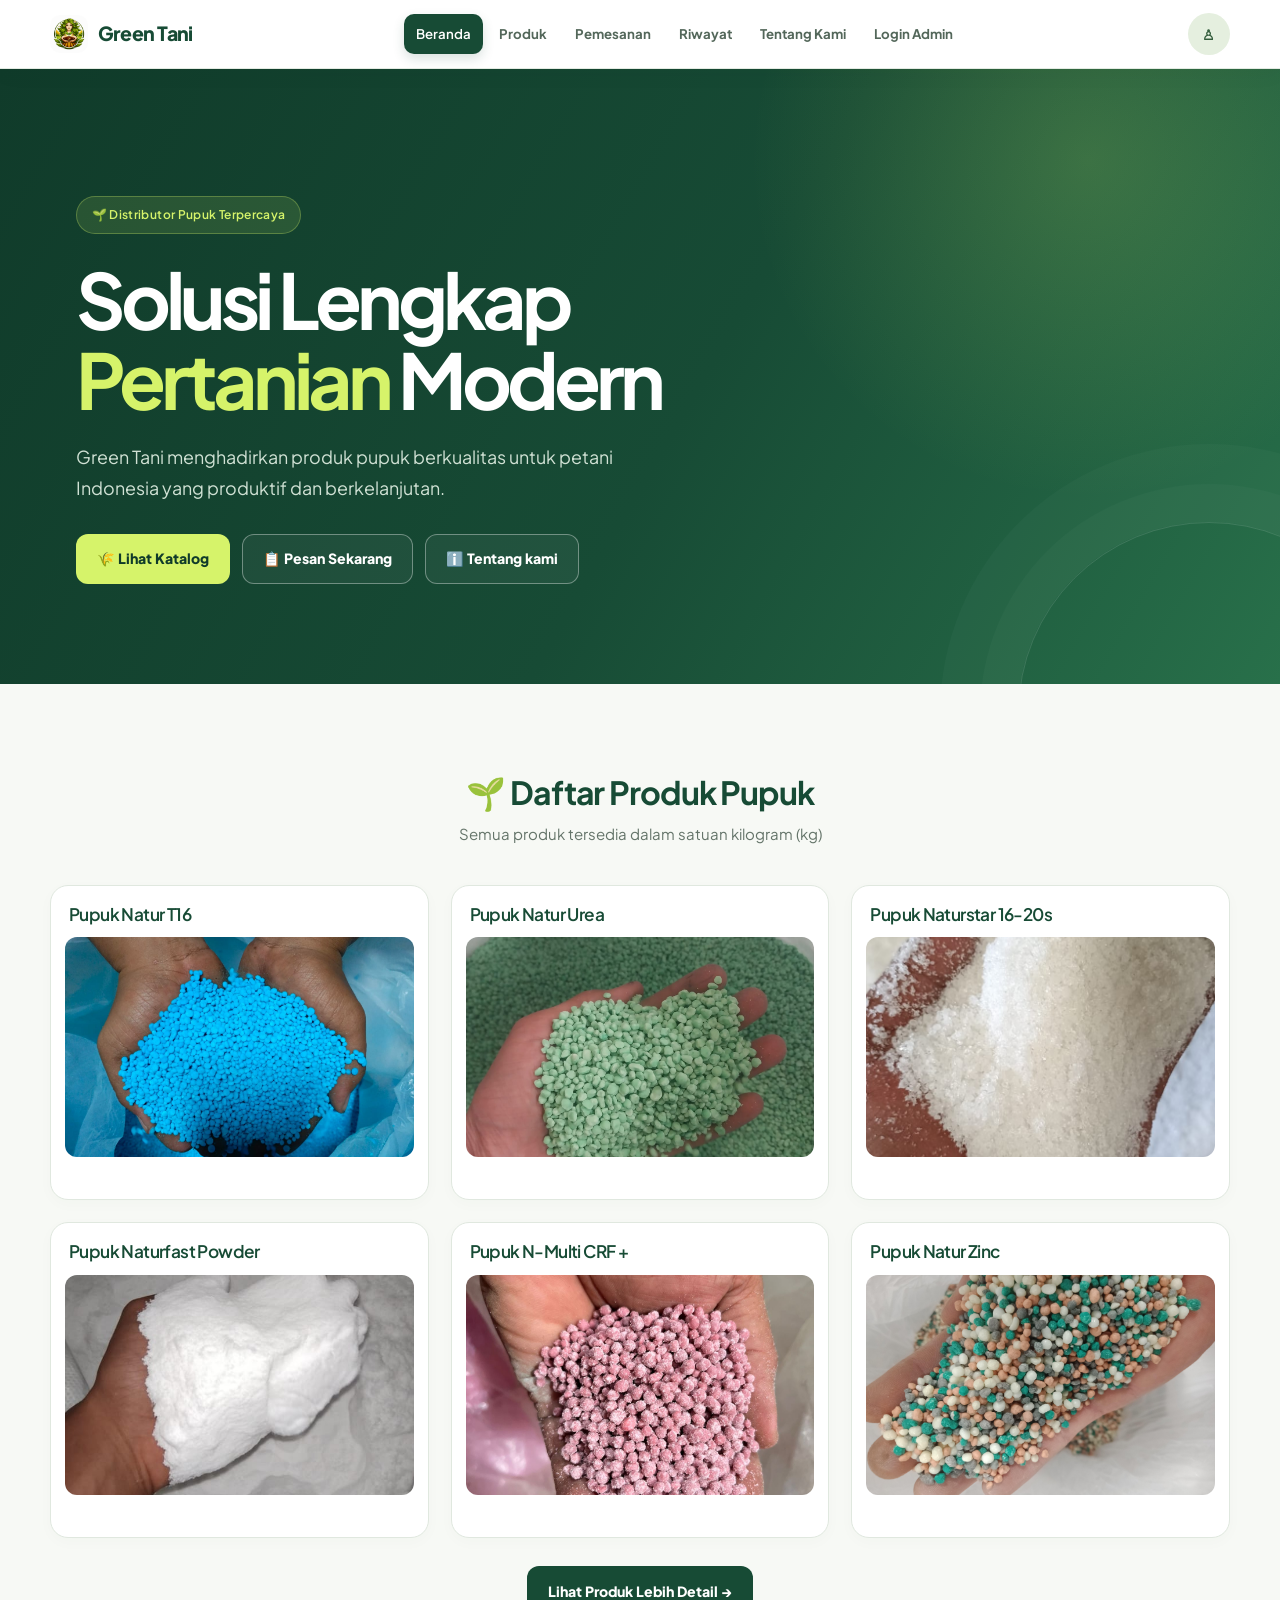
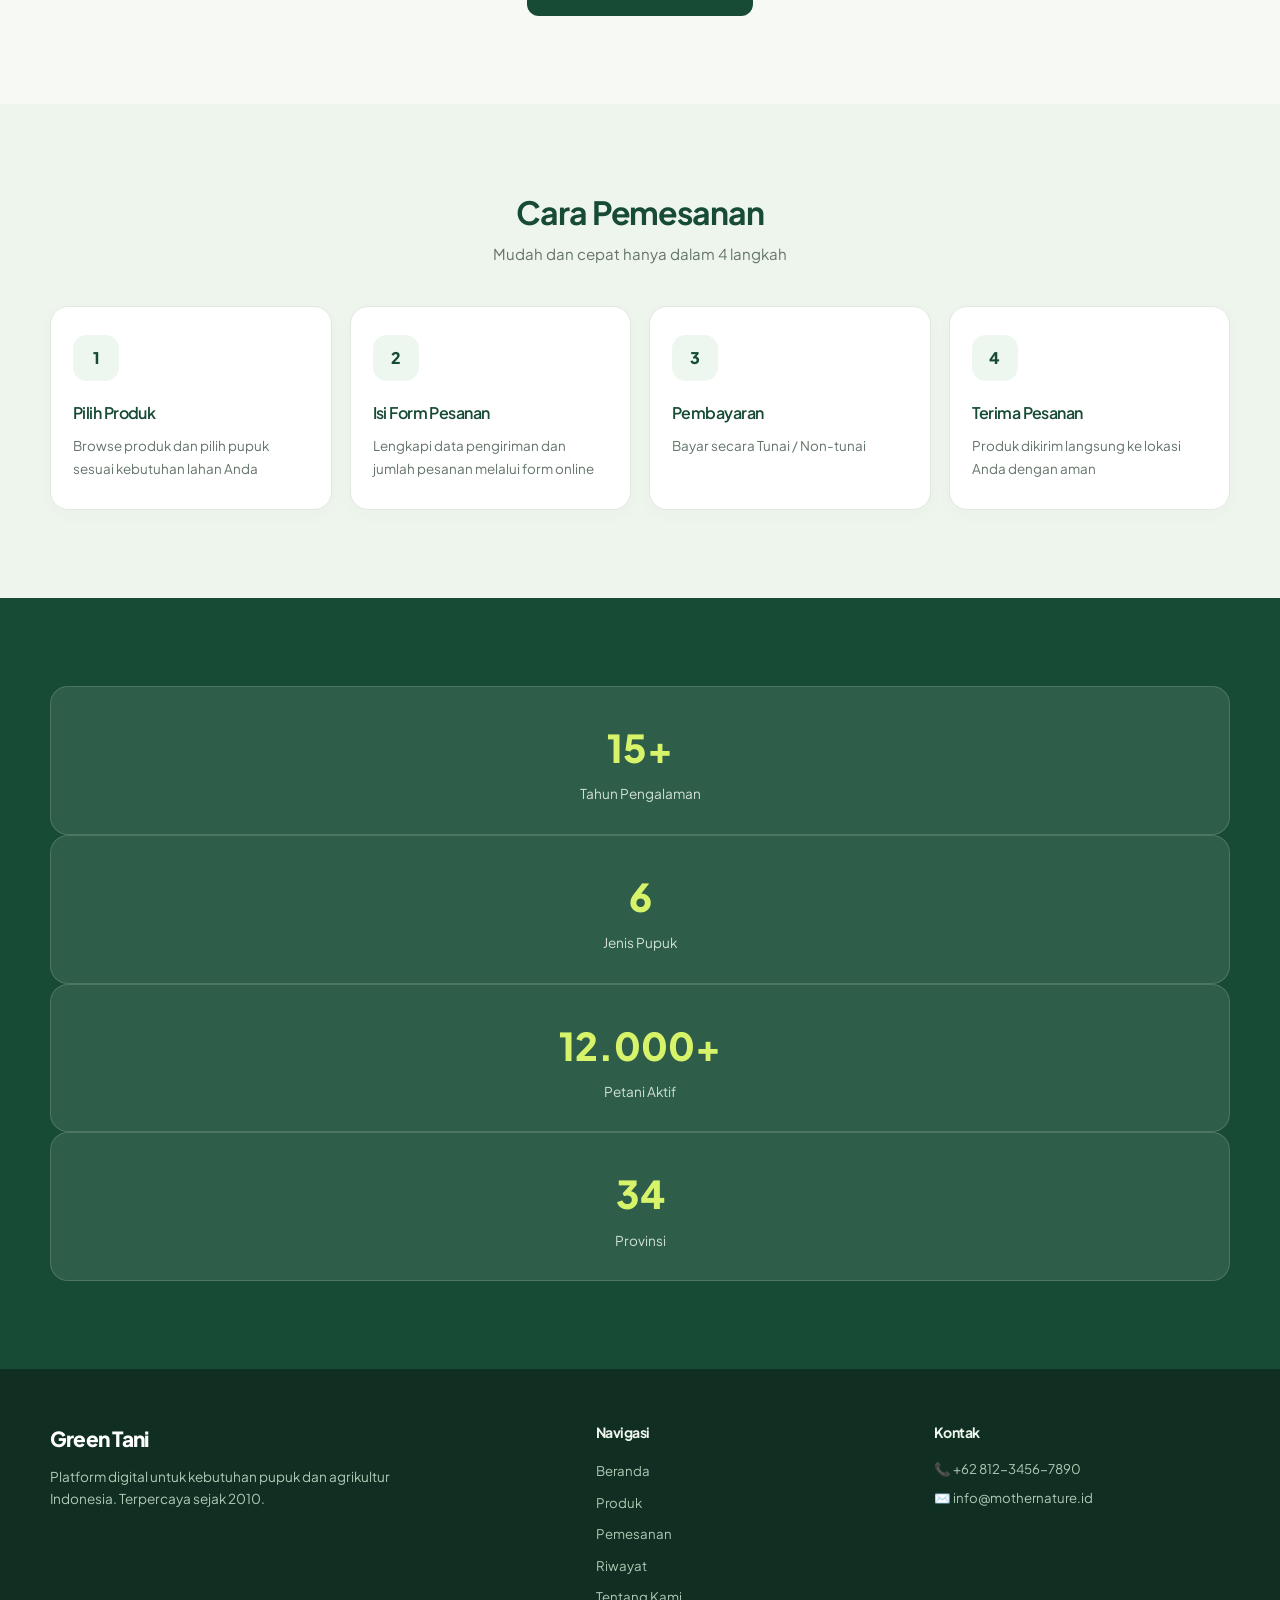
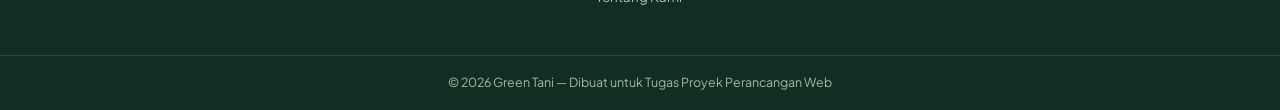
<file: code/index.html>
<!DOCTYPE html>
<html lang="id">
<head>
    <meta charset="UTF-8">
    <meta name="viewport" content="width=device-width, initial-scale=1.0">
    <title>Green Tani</title>

    <link rel="preconnect" href="https://fonts.googleapis.com">
    <link rel="preconnect" href="https://fonts.gstatic.com" crossorigin>
    <link href="https://fonts.googleapis.com/css2?family=Plus+Jakarta+Sans:wght@400;500;600;700;800&display=swap" rel="stylesheet">

    <link rel="stylesheet" href="../css/style.css">
</head>
<body>

    <!-- Navigasi utama -->
    <header class="navbar" id="navbar">
        <div class="container navbar-inner">
    
            <!-- LOGO -->
            <a href="index.html" class="logo">
                <div class="logo-leaf">
                    <img src="../Gambar/logo.png" alt="Logo Green Tani">
                </div>
                Green Tani
            </a>
    
            <!-- TOMBOL MENU MOBILE -->
            <button class="hamburger"
                aria-expanded="false" aria-controls="primary-navigation"
                aria-label="Menu">
                <span></span>
                <span></span>
                <span></span>
            </button>
    
            <!-- MENU NAVIGASI -->
            <nav>
                <ul class="nav-menu" id="primary-navigation">
                    <li><a href="index.html" class="active">Beranda</a></li>
                    <li><a href="produk.html">Produk</a></li>
                    <li><a href="pesan.html">Pemesanan</a></li>
                    <li><a href="riwayat.html">Riwayat</a></li>
                    <li><a href="tentang.html">Tentang Kami</a></li>
                    <li><a href="../admin/login.html">Login Admin</a></li>
                </ul>
            </nav>
    
            <!-- PROFIL CUSTOMER -->
            <div class="nav-account" id="navAccount">
                <button type="button"
                    class="account-trigger"
                    id="accountTrigger"
                    aria-expanded="false">
                    <span class="account-avatar" id="accountAvatar">♙</span>
                    <span class="account-name" id="accountName">Masuk</span>
                    <span class="account-chevron">⌄</span>
                </button>
    
                <div class="account-dropdown" id="accountDropdown" hidden>
                    <p class="account-greeting" id="accountGreeting">
                        Selamat datang!
                    </p>
    
                    <a href="login.html" id="accountLogin">Login</a>
                    <a href="register.html" id="accountRegister">Buat Akun</a>
    
                    <a href="riwayat.html" id="accountHistory" hidden>
                        Riwayat Pesanan
                    </a>
    
                    <button type="button" id="accountLogout" hidden>
                        Logout
                    </button>
                </div>
            </div>
    
        </div>
    </header>
    <main>

        <!-- HERO -->
        <section class="hero">
            <div class="container">
                <span class="hero-badge">🌱 Distributor Pupuk Terpercaya</span>
                <h1>Solusi Lengkap <span>Pertanian</span> Modern</h1>
                <p>Green Tani menghadirkan produk pupuk berkualitas untuk petani Indonesia yang produktif dan berkelanjutan.</p>

                <div class="hero-buttons">
                    <a href="produk.html" class="btn btn-primary">🌾 Lihat Katalog</a>
                    <a href="pesan.html" class="btn btn-outline">📋 Pesan Sekarang</a>
                    <a href="tentang.html" class="btn btn-outline">ℹ️ Tentang kami</a>
                </div>
            </div>
        </section>

        <!-- PRODUK UNGGULAN -->
        <section class="section">
            <div class="container">
                <div class="section-header">
                    <h2>🌱 Daftar Produk Pupuk</h2>
                    <p class="section-desc">Semua produk tersedia dalam satuan kilogram (kg)</p>
                </div>

                <div class="produk-grid">
                    <article class="produk-card">
                        <h3>Pupuk Natur T16</h3>
                        <img src="../Gambar/Pupuk_1.jpeg" width="300" height="200" alt="Pupuk Natur T16">
                    </article>

                    <article class="produk-card">
                        <h3>Pupuk Natur Urea</h3>
                        <img src="../Gambar/Pupuk_2.jpeg" width="300" height="200" alt="Pupuk Natur Urea">
                    </article>

                    <article class="produk-card">
                        <h3>Pupuk Naturstar 16-20s</h3>
                        <img src="../Gambar/Pupuk_3.jpeg" width="300" height="200" alt="Pupuk Naturstar 16-20s">
                    </article>

                    <article class="produk-card">
                        <h3>Pupuk Naturfast Powder</h3>
                        <img src="../Gambar/Pupuk_4.jpeg" width="300" height="200" alt="Pupuk Naturfast Powder">
                    </article>

                    <article class="produk-card">
                        <h3>Pupuk N-Multi CRF +</h3>
                        <img src="../Gambar/Pupuk_5.jpeg" width="300" height="200" alt="Pupuk N-Multi CRF Plus">
                    </article>

                    <article class="produk-card">
                        <h3>Pupuk Natur Zinc</h3>
                        <img src="../Gambar/Pupuk_6.jpeg" width="300" height="200" alt="Pupuk Natur Zinc">
                    </article>
                </div>
            </div>

            <p style="text-align: center; margin-top: 28px;">
                <a href="produk.html" class="btn btn-green">Lihat Produk Lebih Detail →</a>
            </p>
        </section>

        <!-- CARA PEMESANAN -->
        <section class="section section-alt">
            <div class="container">
                <div class="section-header">
                    <h2>Cara Pemesanan</h2>
                    <p class="section-desc">Mudah dan cepat hanya dalam 4 langkah</p>
                </div>

                <div class="steps-grid">
                    <div class="step">
                        <div class="step-number">1</div>
                        <h3>Pilih Produk</h3>
                        <p>Browse produk dan pilih pupuk sesuai kebutuhan lahan Anda</p>
                    </div>

                    <div class="step">
                        <div class="step-number">2</div>
                        <h3>Isi Form Pesanan</h3>
                        <p>Lengkapi data pengiriman dan jumlah pesanan melalui form online</p>
                    </div>

                    <div class="step">
                        <div class="step-number">3</div>
                        <h3>Pembayaran</h3>
                        <p>Bayar secara Tunai / Non-tunai</p>
                    </div>

                    <div class="step">
                        <div class="step-number">4</div>
                        <h3>Terima Pesanan</h3>
                        <p>Produk dikirim langsung ke lokasi Anda dengan aman</p>
                    </div>
                </div>
            </div>
        </section>

        <!-- STATISTIK -->
        <section class="section section-green">
            <div class="container">
                <div class="grid grid-cols-2 md:grid-cols-4 gap-4">

                    <div class="stat-box transition duration-300 ease-in-out hover:-translate-y-1 hover:shadow-lg">
                        <span class="stat-number">15+</span>
                        <span class="stat-label">Tahun Pengalaman</span>
                    </div>

                    <div class="stat-box transition duration-300 ease-in-out hover:-translate-y-1 hover:shadow-lg">
                        <span class="stat-number">6</span>
                        <span class="stat-label">Jenis Pupuk</span>
                    </div>

                    <div class="stat-box transition duration-300 ease-in-out hover:-translate-y-1 hover:shadow-lg">
                        <span class="stat-number">12.000+</span>
                        <span class="stat-label">Petani Aktif</span>
                    </div>

                    <div class="stat-box transition duration-300 ease-in-out hover:-translate-y-1 hover:shadow-lg">
                        <span class="stat-number">34</span>
                        <span class="stat-label">Provinsi</span>
                    </div>

                </div>
            </div>
        </section>

    </main>

    <!-- FOOTER -->
    <footer class="footer">
        <div class="container footer-inner">

            <div class="footer-brand">
                <a href="index.html" class="logo">
                    <div class="logo-leaf">Green Tani</div>
                </a>
                <p>Platform digital untuk kebutuhan pupuk dan agrikultur Indonesia. Terpercaya sejak 2010.</p>
            </div>

            <div class="footer-nav">
                <h4>Navigasi</h4>
                <ul>
                    <li><a href="index.html">Beranda</a></li>
                    <li><a href="produk.html">Produk</a></li>
                    <li><a href="pesan.html">Pemesanan</a></li>
                    <li><a href="riwayat.html">Riwayat</a></li>
                    <li><a href="tentang.html">Tentang Kami</a></li>
                </ul>
            </div>

            <div class="footer-nav">
                <h4>Kontak</h4>
                <p>📞 +62 812-3456-7890</p>
                <p>✉️ info@mothernature.id</p>
            </div>

        </div>

        <div class="footer-bottom">
            <div class="container">
                <p>&copy; 2026 Green Tani — Dibuat untuk Tugas Proyek Perancangan Web</p>
            </div>
        </div>
    </footer>

    <!-- JAVASCRIPT -->
    <script src="../js/script.js"></script>
    <script src="../js/profil.js"></script>

</body>
</html>
</file>
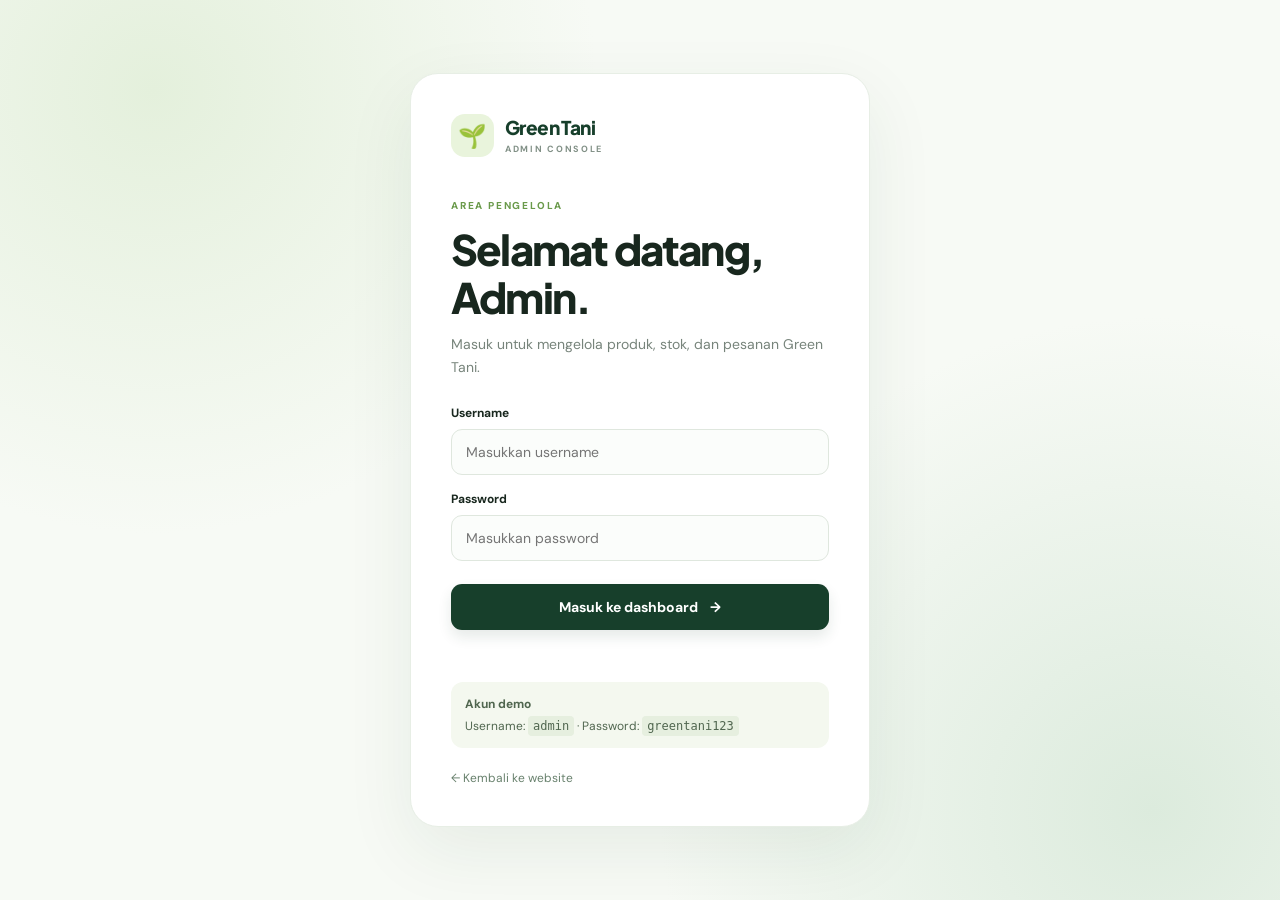
<file: admin/dashboard.html>
<!doctype html>
<html lang="id"><head><meta charset="utf-8"><meta name="viewport" content="width=device-width,initial-scale=1"><meta name="theme-color" content="#173f2b"><title>Dashboard Admin — Green Tani</title><link rel="stylesheet" href="admin.css"></head>
<body class="admin-body"><aside class="sidebar" id="sidebar"><a class="brand side-brand" href="dashboard.html"><span class="brand-mark">🌱</span><span>Green Tani<small>ADMIN CONSOLE</small></span></a><div class="side-label">WORKSPACE</div><button class="side-link active" data-view="overview"><span>▦</span> Ringkasan</button><button class="side-link" data-view="products"><span>▤</span> Manajemen produk</button><button class="side-link" data-view="stock"><span>↕</span> Manajemen stok</button><button class="side-link" data-view="orders"><span>♧</span> Pesanan <span class="nav-count" id="orderNavCount">0</span></button><div class="sidebar-bottom"><div class="admin-profile"><div class="avatar">A</div><div><strong>Administrator</strong><small>Pengelola Green Tani</small></div></div><button class="side-link logout" id="logoutBtn"><span>↪</span> Keluar</button><a class="back-link" href="../code/index.html">← Lihat website</a></div></aside>
<div class="main-shell"><header class="topbar"><button class="mobile-menu" id="mobileMenu" aria-label="Buka menu">☰</button><div><span class="top-eyebrow">GREEN TANI / ADMIN</span><h1 id="pageTitle">Ringkasan</h1></div><div class="top-actions"><span class="live-dot"></span><span>Mode demo</span><div class="top-avatar">A</div></div></header><main class="content">
<section class="view active" id="view-overview"><div class="welcome-banner"><div><span class="eyebrow light">PANEL PENGELOLA</span><h2>Selamat bekerja, Admin 👋</h2><p>Pantau inventaris dan jaga ketersediaan produk tetap terkendali.</p></div><div class="banner-icon">🌿</div></div><div class="stat-grid"><article class="stat-card"><div class="stat-top"><span>Total produk</span><span class="stat-icon green">▤</span></div><strong id="statProducts">0</strong><small>Jenis produk terdaftar</small></article><article class="stat-card"><div class="stat-top"><span>Stok menipis</span><span class="stat-icon amber">⚠</span></div><strong id="statLow">0</strong><small>Stok ≤ 20 kg/unit</small></article><article class="stat-card"><div class="stat-top"><span>Produk habis</span><span class="stat-icon red">○</span></div><strong id="statOut">0</strong><small>Perlu segera diisi ulang</small></article><article class="stat-card"><div class="stat-top"><span>Pesanan tersimpan</span><span class="stat-icon blue">♧</span></div><strong id="statOrders">0</strong><small>Data pesanan di browser ini</small></article></div><div class="dashboard-grid"><section class="panel"><div class="panel-heading"><div><h3>Stok perlu perhatian</h3><p>Produk dengan stok rendah atau habis</p></div><button class="text-button" data-go="stock">Kelola stok →</button></div><div id="attentionList" class="attention-list"></div></section><section class="panel quick-panel"><div class="panel-heading"><div><h3>Aksi cepat</h3><p>Yang sering dilakukan pengelola</p></div></div><button class="quick-action" data-action="add"><span class="quick-icon">＋</span><span><strong>Tambah produk baru</strong><small>Daftarkan produk pupuk</small></span><b>→</b></button><button class="quick-action" data-go="stock"><span class="quick-icon">↕</span><span><strong>Perbarui stok</strong><small>Catat barang masuk atau keluar</small></span><b>→</b></button><button class="quick-action" data-go="orders"><span class="quick-icon">♧</span><span><strong>Lihat pesanan</strong><small>Periksa status pesanan</small></span><b>→</b></button></section></div><section class="panel recent-panel"><div class="panel-heading"><div><h3>Produk terbaru</h3><p>Ringkasan katalog saat ini</p></div><button class="text-button" data-go="products">Semua produk →</button></div><div class="table-wrap"><table><thead><tr><th>Produk</th><th>Harga</th><th>Stok</th><th>Status</th></tr></thead><tbody id="recentTable"></tbody></table></div></section></section>
<section class="view" id="view-products"><div class="view-heading"><div><h2>Manajemen produk</h2><p>Kelola informasi produk yang ditampilkan di katalog.</p></div><button class="btn primary" data-action="add">＋ Tambah produk</button></div><div class="toolbar"><label class="search-box">⌕ <input id="productSearch" placeholder="Cari nama produk..."></label><select id="categoryFilter"><option value="all">Semua kategori</option><option>Pupuk</option><option>Pupuk Organik</option><option>Pupuk Anorganik</option></select></div><section class="panel"><div class="table-wrap"><table><thead><tr><th>Produk</th><th>Kategori</th><th>Harga / satuan</th><th>Stok</th><th>Status</th><th>Aksi</th></tr></thead><tbody id="productsTable"></tbody></table></div><div id="emptyProducts" class="empty-state" hidden>Produk tidak ditemukan.</div></section></section>
<section class="view" id="view-stock"><div class="view-heading"><div><h2>Manajemen stok</h2><p>Catat penambahan atau pengurangan stok dengan alasan yang jelas.</p></div></div><div class="stock-note"><span>ⓘ</span><p>Perubahan stok tersimpan di browser yang sedang digunakan. Gunakan fitur ini sebagai simulasi inventaris untuk demonstrasi.</p></div><section class="panel"><div class="panel-heading"><div><h3>Inventaris produk</h3><p>Pilih tindakan untuk memperbarui jumlah tersedia.</p></div><label class="search-box">⌕ <input id="stockSearch" placeholder="Cari produk..."></label></div><div class="table-wrap"><table><thead><tr><th>Produk</th><th>Stok saat ini</th><th>Status</th><th>Perbarui stok</th></tr></thead><tbody id="stockTable"></tbody></table></div></section><section class="panel history-panel"><div class="panel-heading"><div><h3>Riwayat perubahan stok</h3><p>Aktivitas terbaru yang tercatat di browser ini.</p></div><button class="text-button" id="clearHistory">Bersihkan riwayat</button></div><div class="table-wrap"><table><thead><tr><th>Waktu</th><th>Produk</th><th>Perubahan</th><th>Alasan</th></tr></thead><tbody id="historyTable"></tbody></table></div><p id="emptyHistory" class="empty-inline" hidden>Belum ada perubahan stok.</p></section></section>
<section class="view" id="view-orders"><div class="view-heading"><div><h2>Manajemen pesanan</h2><p>Lihat data pesanan yang tersedia pada penyimpanan browser ini.</p></div></div><div class="stock-note"><span>ⓘ</span><p>Bagian ini membaca data riwayat pemesanan yang dapat disimpan oleh halaman pelanggan. Jika belum ada pesanan, data contoh bisa dimuat untuk keperluan presentasi.</p></div><section class="panel"><div class="panel-heading"><div><h3>Daftar pesanan</h3><p>Perbarui status pesanan untuk simulasi alur kerja.</p></div><button class="btn secondary" id="loadSampleOrders">Muat data demo</button></div><div class="table-wrap"><table><thead><tr><th>ID / tanggal</th><th>Pelanggan</th><th>Ringkasan</th><th>Total</th><th>Status</th></tr></thead><tbody id="ordersTable"></tbody></table></div><div id="emptyOrders" class="empty-state" hidden><span class="empty-emoji">📦</span><strong>Belum ada pesanan</strong><p>Pesanan yang tersimpan akan tampil di sini.</p></div></section></section>
</main><footer class="admin-footer">Green Tani Admin · Dibuat untuk demonstrasi proyek web <span>HTML · CSS · JavaScript</span></footer></div>
<div class="modal-backdrop" id="productModal" hidden><section class="modal" role="dialog" aria-modal="true" aria-labelledby="modalTitle"><div class="modal-heading"><div><span class="eyebrow">KATALOG PRODUK</span><h2 id="modalTitle">Tambah produk</h2></div><button class="icon-button" id="closeModal" aria-label="Tutup">×</button></div><form id="productForm"><input type="hidden" id="productId"><div class="form-grid"><div class="field full-field"><label for="productName">Nama produk *</label><input id="productName" required maxlength="80" placeholder="Contoh: Pupuk Natur T16"></div><div class="field"><label for="productCategory">Kategori</label><select id="productCategory"><option>Pupuk</option><option>Pupuk Organik</option><option>Pupuk Anorganik</option></select></div><div class="field"><label for="productUnit">Satuan</label><select id="productUnit"><option>kg</option><option>karung</option><option>liter</option><option>pcs</option></select></div><div class="field"><label for="productPrice">Harga (Rp) *</label><input id="productPrice" type="number" min="0" step="500" required placeholder="85000"></div><div class="field"><label for="productStock">Stok tersedia *</label><input id="productStock" type="number" min="0" step="0.1" required placeholder="100"></div><div class="field full-field"><label for="productImage">Path gambar (opsional)</label><input id="productImage" placeholder="../Gambar/Pupuk_1.jpeg"></div><div class="field full-field"><label for="productDescription">Deskripsi</label><textarea id="productDescription" rows="3" maxlength="300" placeholder="Deskripsi singkat produk..."></textarea></div></div><div class="modal-actions"><button type="button" class="btn secondary" id="cancelModal">Batal</button><button type="submit" class="btn primary">Simpan produk</button></div></form></section></div><div class="toast" id="toast" role="status" aria-live="polite"></div><script src="admin.js"></script></body></html>
</file>
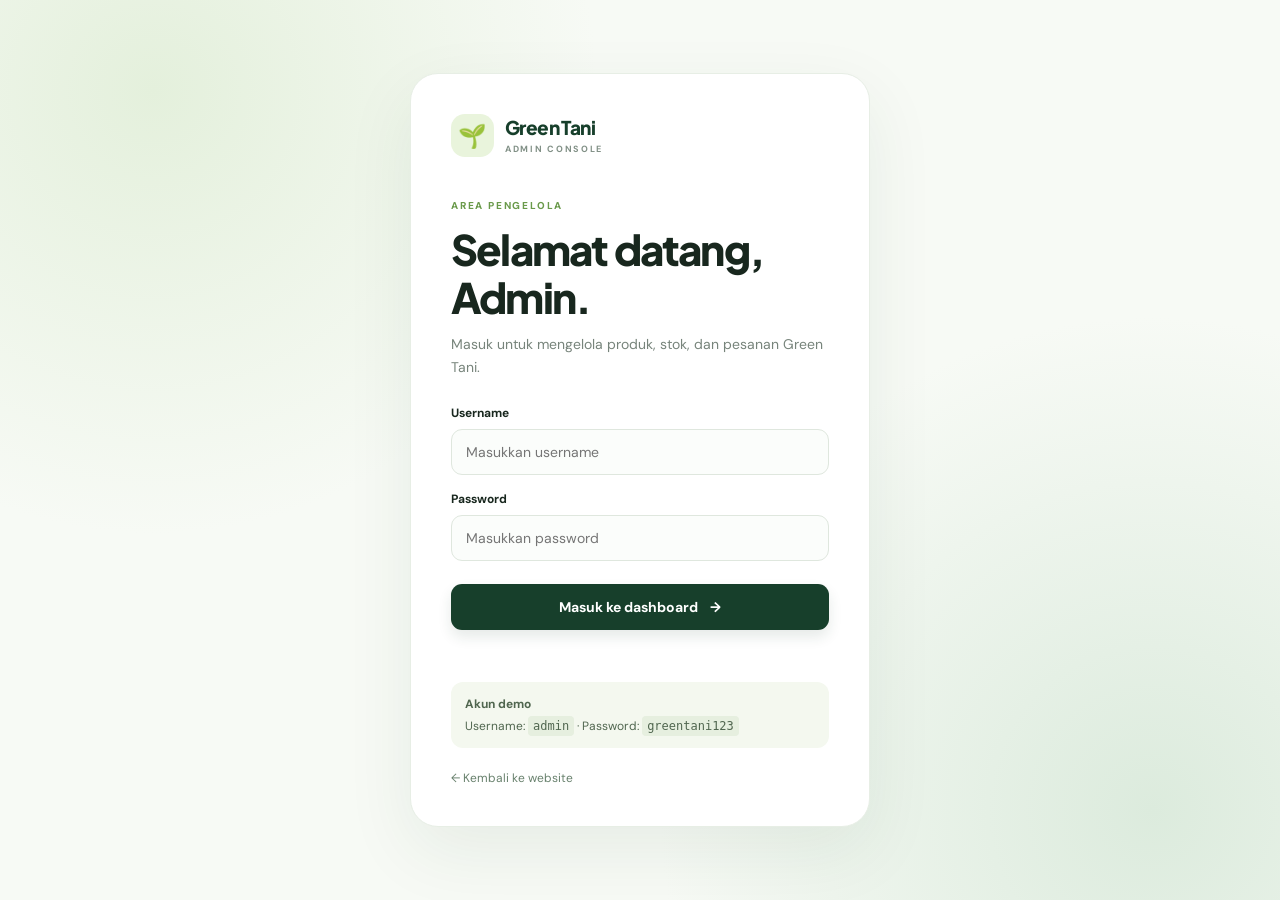
<file: admin/login.html>
<!doctype html><html lang="id">
<head><meta charset="utf-8"><meta name="viewport" content="width=device-width,initial-scale=1"><meta name="theme-color" content="#173f2b"><title>Admin Login — Green Tani</title><link rel="stylesheet" href="admin.css"></head>
<body class="login-body"><main class="login-card"><a class="brand" href="../code/index.html"><span class="brand-mark">🌱</span><span>Green Tani<small>ADMIN CONSOLE</small></span></a><div class="login-intro"><span class="eyebrow">AREA PENGELOLA</span><h1>Selamat datang,<br>Admin.</h1><p>Masuk untuk mengelola produk, stok, dan pesanan Green Tani.</p></div><form id="adminLogin"><label for="username">Username</label><input id="username" required autocomplete="username" placeholder="Masukkan username"><label for="password">Password</label><input id="password" type="password" required autocomplete="current-password" placeholder="Masukkan password"><button class="btn primary full" type="submit">Masuk ke dashboard <span>→</span></button><p id="loginMessage" class="form-message" role="status"></p></form><div class="demo-note"><strong>Akun demo</strong><span>Username: <code>admin</code> · Password: <code>greentani123</code></span></div><a class="back-link" href="../code/index.html">← Kembali ke website</a></main><script src="admin.js"></script></body></html>
</file>
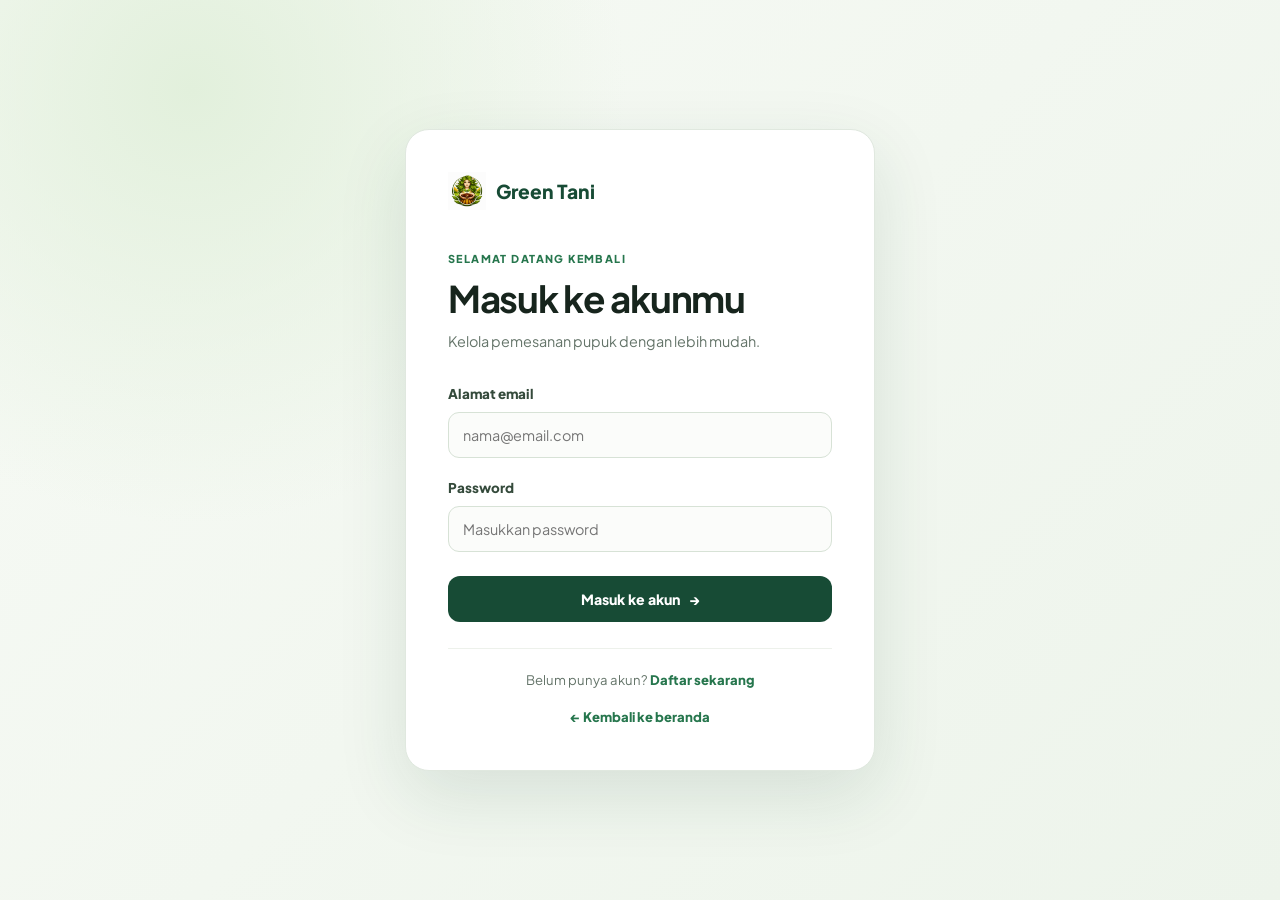
<file: code/login.html>
<!DOCTYPE html>
<html lang="id">
<head>
  <meta charset="UTF-8">
  <meta name="viewport" content="width=device-width, initial-scale=1.0">
  <meta name="theme-color" content="#174b35">
  <title>Login Customer | Green Tani</title>
  <link rel="preconnect" href="https://fonts.googleapis.com">
  <link rel="preconnect" href="https://fonts.gstatic.com" crossorigin>
  <link href="https://fonts.googleapis.com/css2?family=Plus+Jakarta+Sans:wght@400;500;600;700;800&display=swap" rel="stylesheet">
  <link rel="stylesheet" href="../css/style.css">
</head>
<body class="auth-page">
  <main class="auth-card">
    <a class="auth-brand" href="index.html"><img src="../Gambar/logo.png" alt="" onerror="this.style.display='none'"><span>Green Tani</span></a>
    <div class="auth-heading"><span class="eyebrow">SELAMAT DATANG KEMBALI</span><h1>Masuk ke akunmu</h1><p>Kelola pemesanan pupuk dengan lebih mudah.</p></div>
    <form id="formLogin" class="auth-form">
      <div class="input-group"><label for="email">Alamat email</label><input type="email" id="email" name="email" placeholder="nama@email.com" autocomplete="email" required></div>
      <div class="input-group"><label for="password">Password</label><input type="password" id="password" name="password" placeholder="Masukkan password" autocomplete="current-password" required></div>
      <button type="submit" class="btn btn-green auth-submit">Masuk ke akun <span aria-hidden="true">→</span></button>
      <p id="pesanLogin" class="pesan-alert" role="status" aria-live="polite"></p>
    </form>
    <div class="auth-footer"><p>Belum punya akun? <a href="register.html">Daftar sekarang</a></p><a class="link-back" href="index.html">← Kembali ke beranda</a></div>
  </main>
  <script src="../js/login.js"></script>
</body>
</html>
</file>
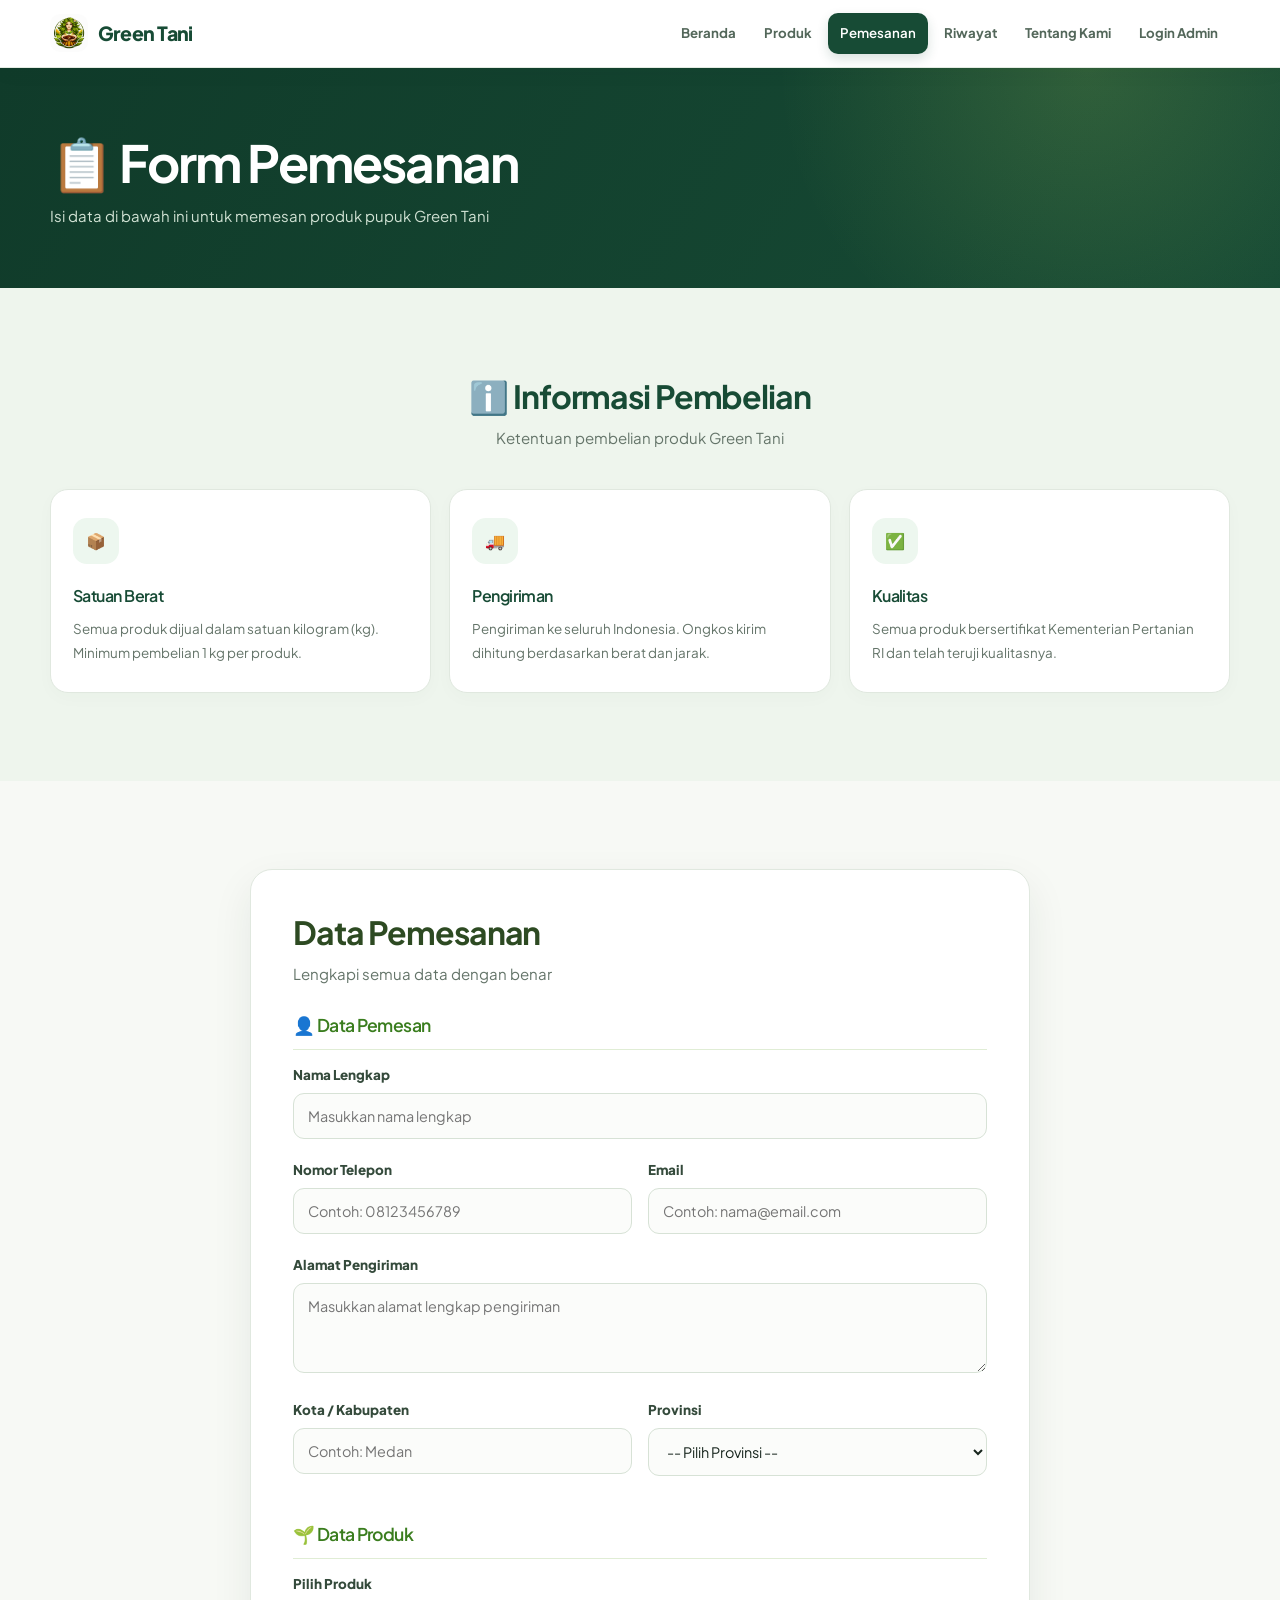
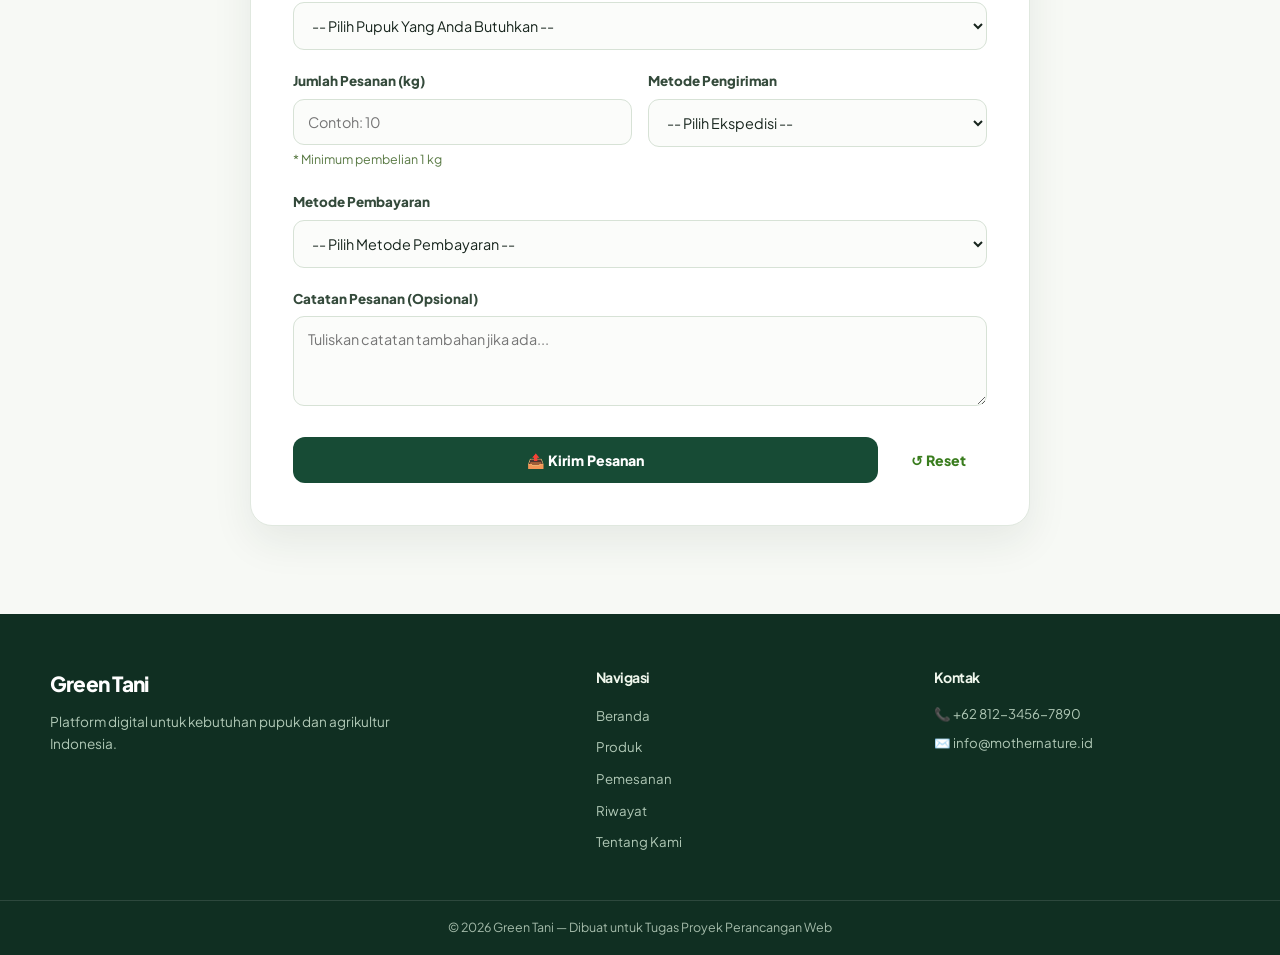
<file: code/pesan.html>
<!DOCTYPE html>
<html lang="id">
<head>
    <meta charset="UTF-8">
    <meta name="viewport" content="width=device-width, initial-scale=1.0">
    <title>Pemesanan - Green Tani</title>
    <link rel="preconnect" href="https://fonts.googleapis.com">
    <link rel="preconnect" href="https://fonts.gstatic.com" crossorigin>
    <link href="https://fonts.googleapis.com/css2?family=Plus+Jakarta+Sans:wght@400;500;600;700;800&display=swap" rel="stylesheet">
    <link rel="stylesheet" href="../css/style.css">
</head>
<body>
    <header class="navbar">
        <div class="container navbar-inner">
            <a href="index.html" class="logo">
                <div class="logo-leaf">
                    <img src="../Gambar/logo.png" alt="Logo Green Tani">
                </div>
                Green Tani
            </a>
            <button class="hamburger" aria-expanded="false" aria-controls="primary-navigation" aria-label="Menu">
                <span></span><span></span><span></span>
            </button>
            <nav>
                <ul class="nav-menu" id="primary-navigation">
                    <li><a href="index.html">Beranda</a></li>
                    <li><a href="produk.html">Produk</a></li>
                    <li><a href="pesan.html" class="active">Pemesanan</a></li>
                    <li><a href="riwayat.html">Riwayat</a></li>
                    <li><a href="tentang.html">Tentang Kami</a></li>
                    <li><a href="../admin/login.html">Login Admin</a></li>
                </ul>
            </nav>
        </div>
    </header>

    <main>

        <div class="page-header">
            <div class="container">
                <h1>📋 Form Pemesanan</h1>
                <p>Isi data di bawah ini untuk memesan produk pupuk Green Tani</p>
            </div>
        </div>

        <!-- Info Satuan -->
        <section class="section section-alt">
            <div class="container">
                <div class="section-header">
                    <h2>ℹ️ Informasi Pembelian</h2>
                    <p class="section-desc">Ketentuan pembelian produk Green Tani</p>
                </div>
                <div class="steps-grid">
                    <div class="step">
                        <div class="step-number">📦</div>
                        <h3>Satuan Berat</h3>
                        <p>Semua produk dijual dalam satuan kilogram (kg). Minimum pembelian 1 kg per produk.</p>
                    </div>
                    <div class="step">
                        <div class="step-number">🚚</div>
                        <h3>Pengiriman</h3>
                        <p>Pengiriman ke seluruh Indonesia. Ongkos kirim dihitung berdasarkan berat dan jarak.</p>
                    </div>
                    <div class="step">
                        <div class="step-number">✅</div>
                        <h3>Kualitas</h3>
                        <p>Semua produk bersertifikat Kementerian Pertanian RI dan telah teruji kualitasnya.</p>
                    </div>
                </div>
            </div>
        </section>
        
        <section class="section">
            <div class="container">

                <div class="form-wrapper" id="formWrapper">
                    <h2 style="color: #2d4a22; margin-bottom: 6px;">Data Pemesanan</h2>
                    <p class="section-desc" style="margin-bottom: 24px;">Lengkapi semua data dengan benar</p>

                    <!-- Pesan Error -->
                    <p id="formError" class="form-error"></p>

                    <!-- FORM dengan id="formPesanan" untuk ditangkap JavaScript -->
                    <form id="formPesanan">

                        <!-- Data Pemesan -->
                        <h3 style="color: #3a7d1e; margin-bottom: 14px; padding-bottom: 8px; border-bottom: 1px solid #e0edd5;">👤 Data Pemesan</h3>

                        <div class="form-group">
                            <label for="nama">Nama Lengkap</label>
                            <input type="text" id="nama" name="nama" placeholder="Masukkan nama lengkap" required>
                        </div>

                        <div class="form-row">
                            <div class="form-group">
                                <label for="telepon">Nomor Telepon</label>
                                <input type="tel" id="telepon" name="telepon" placeholder="Contoh: 08123456789" inputmode="numeric" pattern="[0-9]*" maxlength="13" required>
                            </div>
                            <div class="form-group">
                                <label for="email">Email</label>
                                <input type="email" id="email" name="email" placeholder="Contoh: nama@email.com" required>
                            </div>
                        </div>

                        <div class="form-group">
                            <label for="alamat">Alamat Pengiriman</label>
                            <textarea id="alamat" name="alamat" rows="2" placeholder="Masukkan alamat lengkap pengiriman" required></textarea>
                        </div>

                        <div class="form-row">
                            <div class="form-group">
                                <label for="kota">Kota / Kabupaten</label>
                                <input type="text" id="kota" name="kota" placeholder="Contoh: Medan" required>
                            </div>
                            <div class="form-group">
                                <label for="provinsi">Provinsi</label>
                                <select id="provinsi" name="provinsi" required>
                                    <option value="pilihan">-- Pilih Provinsi --</option>
                                    <option value="Aceh">Aceh</option>
                                    <option value="Sumatera Utara">Sumatera Utara</option>
                                    <option value="Sumatera Barat">Sumatera Barat</option>
                                    <option value="Riau">Riau</option>
                                    <option value="Kepulauan Riau">Kepulauan Riau</option>
                                    <option value="Jambi">Jambi</option>
                                    <option value="Sumatera Selatan">Sumatera Selatan</option>
                                    <option value="Kepulauan Bangka Belitung">Kepulauan Bangka Belitung</option>
                                    <option value="Bengkulu">Bengkulu</option>
                                    <option value="Lampung">Lampung</option>
                                    <option value="DKI Jakarta">DKI Jakarta</option>
                                    <option value="Jawa Barat">Jawa Barat</option>
                                    <option value="Banten">Banten</option>
                                    <option value="Jawa Tengah">Jawa Tengah</option>
                                    <option value="DI Yogyakarta">DI Yogyakarta</option>
                                    <option value="Jawa Timur">Jawa Timur</option>
                                    <option value="Bali">Bali</option>
                                    <option value="Nusa Tenggara Barat">Nusa Tenggara Barat</option>
                                    <option value="Nusa Tenggara Timur">Nusa Tenggara Timur</option>
                                    <option value="Kalimantan Barat">Kalimantan Barat</option>
                                    <option value="Kalimantan Tengah">Kalimantan Tengah</option>
                                    <option value="Kalimantan Selatan">Kalimantan Selatan</option>
                                    <option value="Kalimantan Timur">Kalimantan Timur</option>
                                    <option value="Kalimantan Utara">Kalimantan Utara</option>
                                    <option value="Sulawesi Utara">Sulawesi Utara</option>
                                    <option value="Gorontalo">Gorontalo</option>
                                    <option value="Sulawesi Tengah">Sulawesi Tengah</option>
                                    <option value="Sulawesi Barat">Sulawesi Barat</option>
                                    <option value="Sulawesi Selatan">Sulawesi Selatan</option>
                                    <option value="Sulawesi Tenggara">Sulawesi Tenggara</option>
                                    <option value="Maluku">Maluku</option>
                                    <option value="Maluku Utara">Maluku Utara</option>
                                    <option value="Papua">Papua</option>
                                    <option value="Papua Barat">Papua Barat</option>
                                    <option value="Papua Tengah">Papua Tengah</option>
                                    <option value="Papua Pegunungan">Papua Pegunungan</option>
                                    <option value="Papua Selatan">Papua Selatan</option>
                                    <option value="Papua Barat Daya">Papua Barat Daya</option>
                                </select>
                            </div>
                        </div>

                        <!-- Data Pesanan -->
                        <h3 style="color: #3a7d1e; margin: 24px 0 14px; padding-bottom: 8px; border-bottom: 1px solid #e0edd5;">🌱 Data Produk</h3>

                        <div class="form-group">
                            <label for="produk">Pilih Produk</label>
                            <select id="produk" name="produk" required>
                                <option value="pilihan">-- Pilih Pupuk Yang Anda Butuhkan --</option>
                                <option value="Pupuk Natur T16 — Rp 85.000/kg">Pupuk Natur T16 — Rp 85.000/kg</option>
                                <option value="Pupuk Natur Urea — Rp 120.000/kg">Pupuk Natur Urea — Rp 120.000/kg</option>
                                <option value="Pupuk Naturstar 16-20s — Rp 45.000/kg">Pupuk Naturstar 16-20s — Rp 45.000/kg</option>
                                <option value="Pupuk Naturfast Powder — Rp 90.000/kg">Pupuk Naturfast Powder — Rp 90.000/kg</option>
                                <option value="Pupuk N-Multi CRF+ — Rp 110.000/kg">Pupuk N-Multi CRF+ — Rp 110.000/kg</option>
                                <option value="Pupuk Natur Zinc — Rp 110.000/kg">Pupuk Natur Zinc — Rp 110.000/kg</option>
                            </select>
                        </div>

                        <div class="form-row">
                            <div class="form-group">
                                <label for="jumlah">Jumlah Pesanan (kg)</label>
                                <input type="number" id="jumlah" name="jumlah" min="1" placeholder="Contoh: 10" required>
                                <p class="form-note">* Minimum pembelian 1 kg</p>
                            </div>
                            <div class="form-group">
                                <label for="pengiriman">Metode Pengiriman</label>
                                <select id="pengiriman" name="pengiriman" required>
                                    <option value="pilihan">-- Pilih Ekspedisi --</option>
                                    <option value="Reguler (3-5 hari)">Reguler (3-5 hari)</option>
                                    <option value="Ekspres (1-2 hari)">Ekspres (1-2 hari)</option>
                                    <option value="Ambil di Gudang">Ambil di Gudang</option>
                                </select>
                            </div>
                        </div>

                        <div class="form-group">
                            <label for="pembayaran">Metode Pembayaran</label>
                            <select id="pembayaran" name="pembayaran" required>
                                <option value="pilihan">-- Pilih Metode Pembayaran --</option>
                                <option value="Tunai">Tunai</option>
                                <option value="Non-Tunai">Non-Tunai</option>
                            </select>
                        </div>

                        <div class="form-group">
                            <label for="catatan">Catatan Pesanan (Opsional)</label>
                            <textarea id="catatan" name="catatan" rows="3" placeholder="Tuliskan catatan tambahan jika ada..."></textarea>
                        </div>

                        <div class="form-actions">
                            <button type="submit" class="btn btn-green" style="flex:1;">📤 Kirim Pesanan</button>
                            <button type="reset" class="btn btn-outline-green">↺ Reset</button>
                        </div>

                    </form>
                </div>
            </div>
        </section>

    </main>

    <footer class="footer">
        <div class="container footer-inner">
            <div class="footer-brand">
                <a href="index.html" class="logo">
                <div class="logo-leaf">
                Green Tani
                </div>
                </a>
                <p>Platform digital untuk kebutuhan pupuk dan agrikultur Indonesia.</p>
            </div>
            <div class="footer-nav">
                <h4>Navigasi</h4>
                <ul>
                    <li><a href="index.html">Beranda</a></li>
                    <li><a href="produk.html">Produk</a></li>
                    <li><a href="pesan.html">Pemesanan</a></li>
                    <li><a href="riwayat.html">Riwayat</a></li>
                    <li><a href="tentang.html">Tentang Kami</a></li>
                </ul>
            </div>            
            <div class="footer-nav">
                <h4>Kontak</h4>
                <p>📞 +62 812-3456-7890</p>
                <p>✉️ info@mothernature.id</p>
            </div>
        </div>
        <div class="footer-bottom">
            <div class="container">
                <p>&copy; 2026 Green Tani — Dibuat untuk Tugas Proyek Perancangan Web</p>
            </div>
        </div>
    </footer>

    <script src="../js/script.js"></script>
    <script src="../js/profil.js"></script>
</body>
</html>
</file>
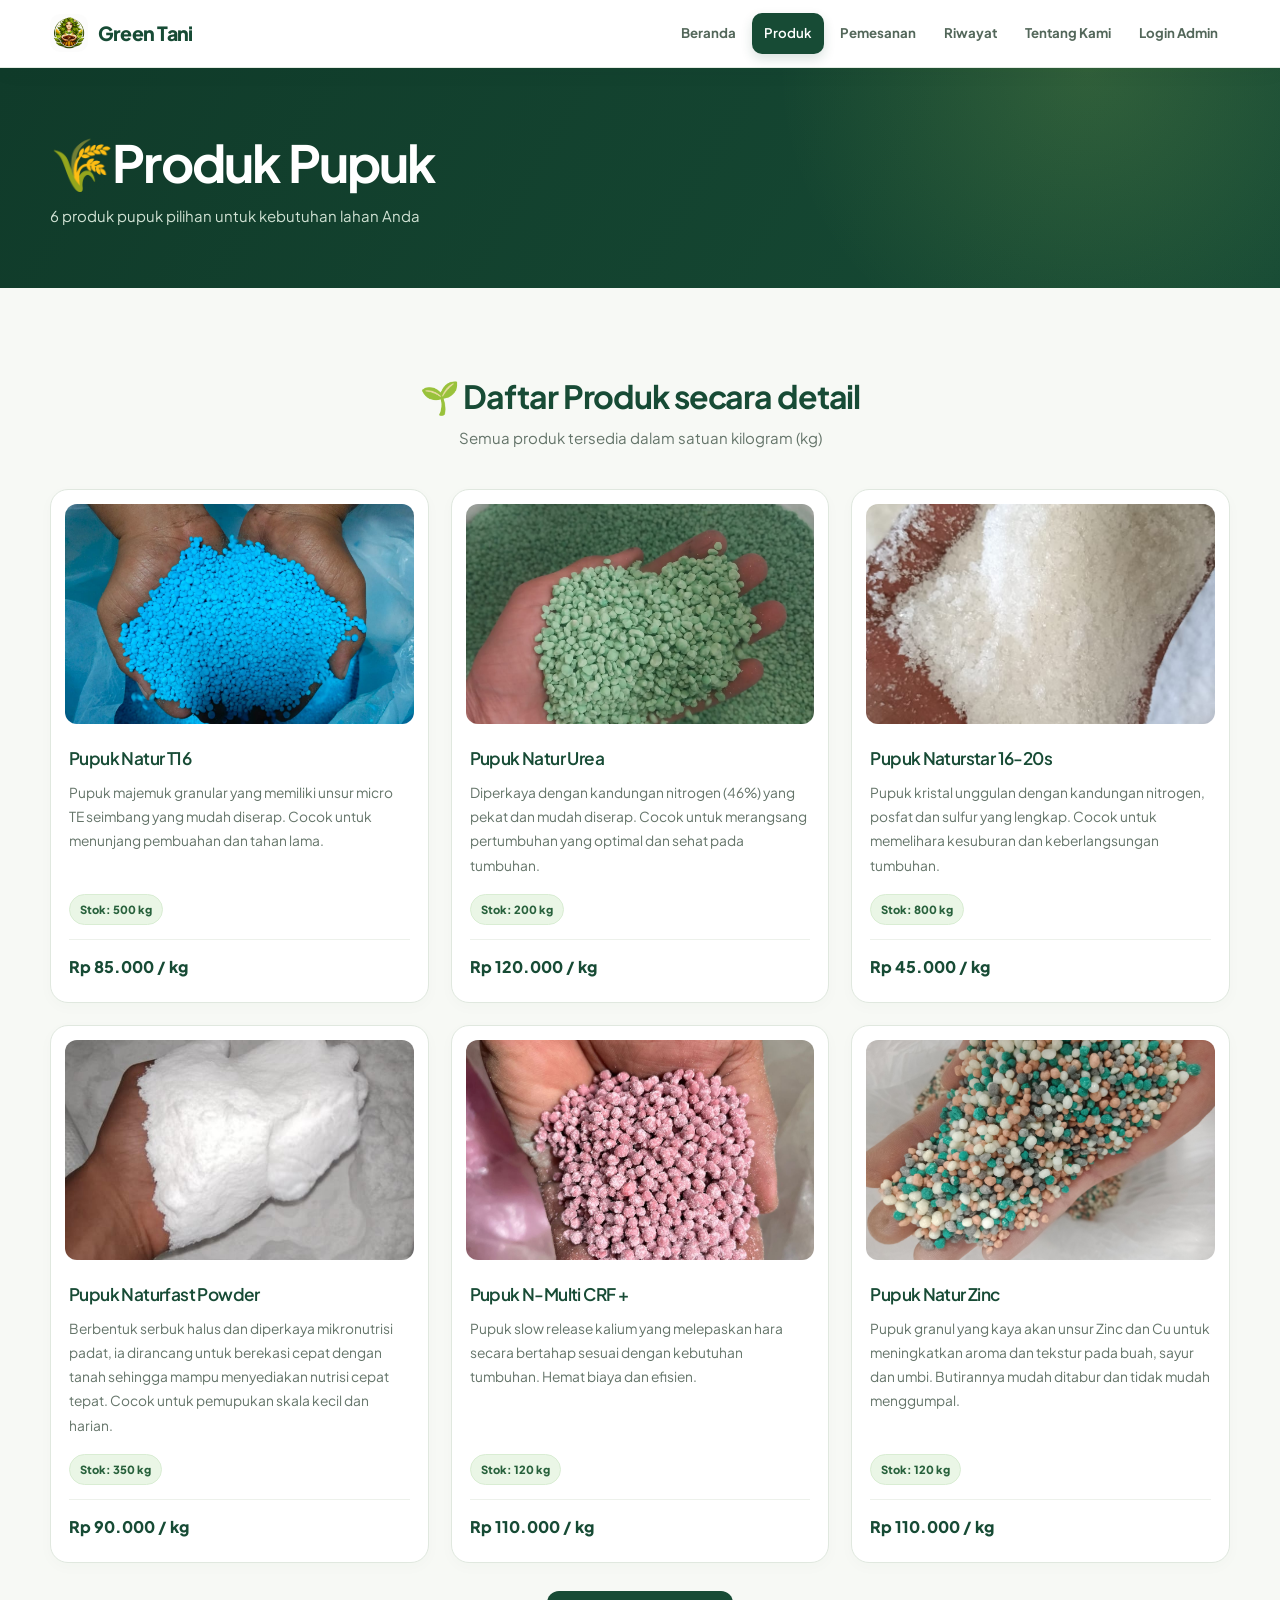
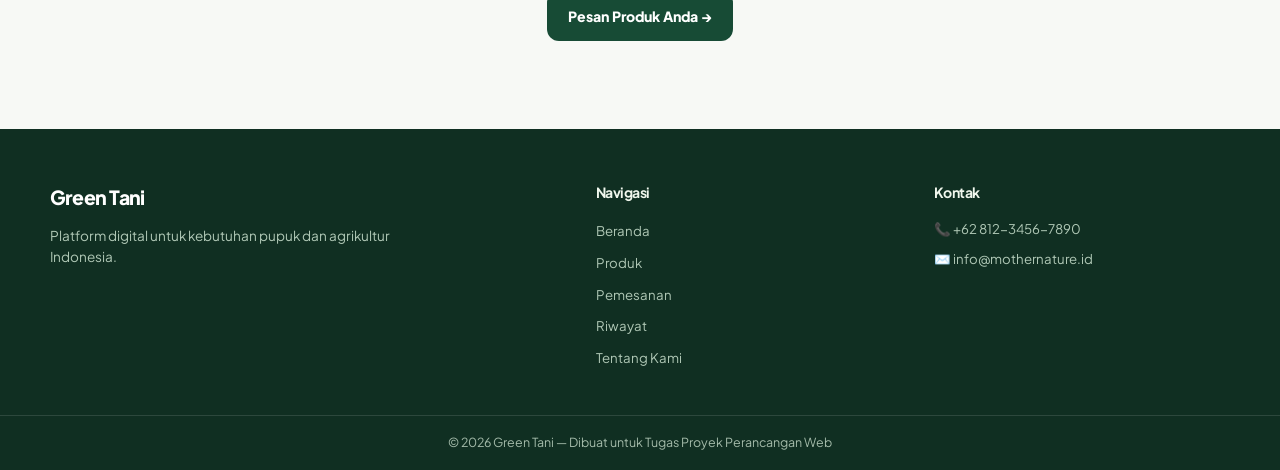
<file: code/produk.html>
<!DOCTYPE html>
<html lang="id">
<head>
    <meta charset="UTF-8">
    <meta name="viewport" content="width=device-width, initial-scale=1.0">
    <title>Katalog Produk </title>
    <link rel="preconnect" href="https://fonts.googleapis.com">
    <link rel="preconnect" href="https://fonts.gstatic.com" crossorigin>
    <link href="https://fonts.googleapis.com/css2?family=Plus+Jakarta+Sans:wght@400;500;600;700;800&display=swap" rel="stylesheet">
    <link rel="stylesheet" href="../css/style.css">
</head>
<body>
    <header class="navbar">
        <div class="container navbar-inner">
            <a href="index.html" class="logo">
                <div class="logo-leaf">
                    <img src="../Gambar/logo.png" alt="Logo Green Tani">
                </div>
                Green Tani
            </a>
            <button class="hamburger" aria-expanded="false" aria-controls="primary-navigation" aria-label="Menu">
                <span></span><span></span><span></span>
            </button>
            <nav>
                <ul class="nav-menu" id="primary-navigation">
                    <li><a href="index.html">Beranda</a></li>
                    <li><a href="produk.html" class="active">Produk</a></li>
                    <li><a href="pesan.html">Pemesanan</a></li>
                    <li><a href="riwayat.html">Riwayat</a></li>
                    <li><a href="tentang.html">Tentang Kami</a></li>
                    <li><a href="../admin/login.html">Login Admin</a></li>
                </ul>
            </nav>
        </div>
    </header>

    <main>

        <div class="page-header">
            <div class="container">
                <h1>🌾Produk Pupuk</h1>
                <p>6 produk pupuk pilihan untuk kebutuhan lahan Anda</p>
            </div>
        </div>

        <section class="section">
            <div class="container">
                <div class="section-header">
                    <h2>🌱 Daftar Produk secara detail</h2>
                    <p class="section-desc">Semua produk tersedia dalam satuan kilogram (kg)</p>
                </div>
                <div class="produk-grid">
                    <!-- Produk 1 -->
                    <article class="produk-card">
                        <img src="../Gambar/Pupuk_1.jpeg" alt="Pupuk Natur T16" loading="lazy">
                        <h3>Pupuk Natur T16</h3>
                        <p>Pupuk majemuk granular yang memiliki unsur micro TE seimbang yang mudah diserap. Cocok untuk menunjang pembuahan dan tahan lama.</p>
                        <span class="stock-badge">Stok: 500 kg</span>
                        <div class="card-price-row">
                            <span class="card-price">Rp 85.000 / kg</span>
                        </div>
                    </article>

                    <!-- Produk 2 -->
                    <article class="produk-card">
                        <img src="../Gambar/Pupuk_2.jpeg" alt="Pupuk Natur Urea" loading="lazy">
                        <h3>Pupuk Natur Urea</h3>
                        <p>Diperkaya dengan kandungan nitrogen (46%) yang pekat dan mudah diserap. Cocok untuk merangsang pertumbuhan yang optimal dan sehat pada tumbuhan.</p>
                        <span class="stock-badge">Stok: 200 kg</span>
                        <div class="card-price-row">
                            <span class="card-price">Rp 120.000 / kg</span>
                        </div>
                    </article>

                    <!-- Produk 3 -->
                    <article class="produk-card">
                        <img src="../Gambar/Pupuk_3.jpeg" alt="Pupuk Naturstar 16-20s" loading="lazy">
                        <h3>Pupuk Naturstar 16-20s</h3>
                        <p>Pupuk kristal unggulan dengan kandungan nitrogen, posfat dan sulfur yang lengkap. Cocok untuk memelihara kesuburan dan keberlangsungan tumbuhan.</p>
                        <span class="stock-badge">Stok: 800 kg</span>
                        <div class="card-price-row">
                            <span class="card-price">Rp 45.000 / kg</span>
                        </div>
                    </article>

                    <!-- Produk 4 -->
                    <article class="produk-card">
                        <img src="../Gambar/Pupuk_4.jpeg" alt="Pupuk Naturfast Powder" loading="lazy">
                        <h3>Pupuk Naturfast Powder</h3>
                        <p>Berbentuk serbuk halus dan diperkaya mikronutrisi padat, ia dirancang untuk berekasi cepat dengan tanah sehingga mampu menyediakan nutrisi cepat tepat. Cocok untuk pemupukan skala kecil dan harian.</p>
                        <span class="stock-badge">Stok: 350 kg</span>
                        <div class="card-price-row">
                            <span class="card-price">Rp 90.000 / kg</span>
                        </div>
                    </article>

                    <!-- Produk 5 -->
                    <article class="produk-card">
                        <img src="../Gambar/Pupuk_5.jpeg" alt="Pupuk N-Multi CRF Plus" loading="lazy">
                        <h3>Pupuk N-Multi CRF +</h3>
                        <p>Pupuk slow release kalium yang melepaskan hara secara bertahap sesuai dengan kebutuhan tumbuhan. Hemat biaya dan efisien.</p>
                        <span class="stock-badge">Stok: 120 kg</span>
                        <div class="card-price-row">
                            <span class="card-price">Rp 110.000 / kg</span>
                        </div>
                    </article>

                    <!-- Produk 6 -->
                    <article class="produk-card">
                        <img src="../Gambar/Pupuk_6.jpeg" alt="Pupuk Natur Zinc" loading="lazy">
                        <h3>Pupuk Natur Zinc</h3>
                        <p>Pupuk granul yang kaya akan unsur Zinc dan Cu untuk meningkatkan aroma dan tekstur pada buah, sayur dan umbi. Butirannya mudah ditabur dan tidak mudah menggumpal.</p>
                        <span class="stock-badge">Stok: 120 kg</span>
                        <div class="card-price-row">
                            <span class="card-price">Rp 110.000 / kg</span>
                        </div>
                    </article>

                </div>
            </div>
                <p style="text-align: center; margin-top: 28px;">
                    <a href="pesan.html" class="btn btn-green">Pesan Produk Anda →</a>
                </p>            
        </section>
    </main>

    <footer class="footer">
        <div class="container footer-inner">
            <div class="footer-brand">
                <a href="index.html" class="logo"><span>Green Tani</span></a>
                <p>Platform digital untuk kebutuhan pupuk dan agrikultur Indonesia.</p>
            </div>
            <div class="footer-nav">
                <h4>Navigasi</h4>
                <ul>
                    <li><a href="index.html">Beranda</a></li>
                    <li><a href="produk.html">Produk</a></li>
                    <li><a href="pesan.html">Pemesanan</a></li>
                    <li><a href="riwayat.html">Riwayat</a></li>
                    <li><a href="tentang.html">Tentang Kami</a></li>
                </ul>
            </div>
            <div class="footer-nav">
                <h4>Kontak</h4>
                <p>📞 +62 812-3456-7890</p>
                <p>✉️ info@mothernature.id</p>
            </div>
        </div>
        <div class="footer-bottom"><div class="container"><p>&copy; 2026 Green Tani — Dibuat untuk Tugas Proyek Perancangan Web</p></div></div>
    </footer>

    <script src="../js/script.js"></script>
</body>
</html>
</file>
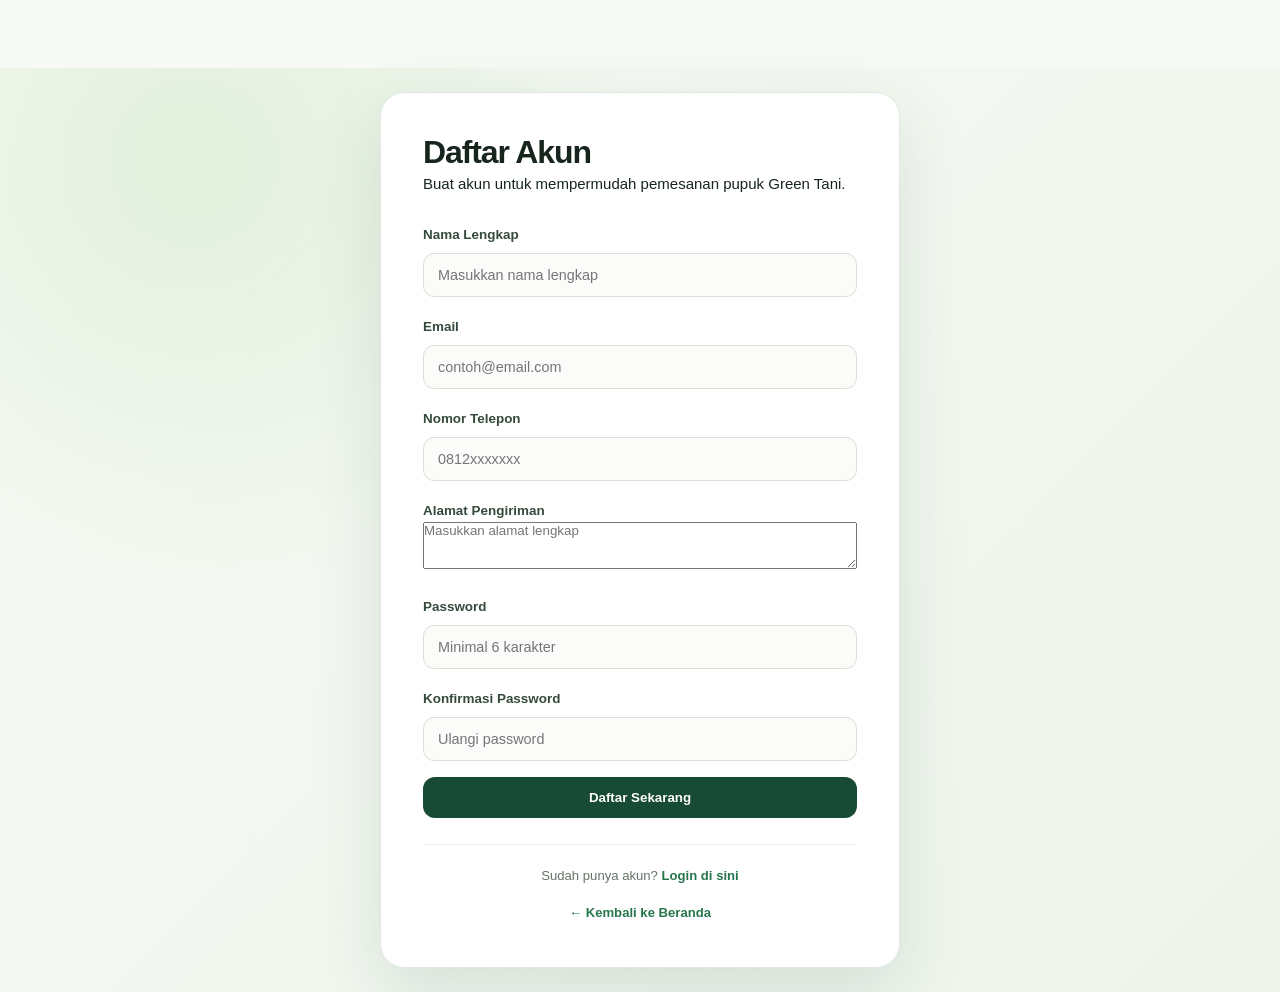
<file: code/register.html>
<!DOCTYPE html>
<html lang="id">
<head>
    <meta charset="UTF-8">
    <meta name="viewport" content="width=device-width, initial-scale=1.0">
    <title>Daftar Akun - Green Tani</title>
    <!-- Pastikan path CSS-nya benar ya -->
    <link rel="stylesheet" href="../css/style.css"> 
</head>
<body>

    <!-- Aku bungkus semuanya di dalam container agar mudah di-center di layar -->
    <div class="auth-container">
        <main class="auth-card">
            <div class="auth-header">
                <h1>Daftar Akun</h1>
                <p>Buat akun untuk mempermudah pemesanan pupuk Green Tani.</p>
            </div>

            <form id="formRegister" class="auth-form">
                <div class="input-group">
                    <label for="nama">Nama Lengkap</label>
                    <input type="text" id="nama" name="nama" placeholder="Masukkan nama lengkap" required>
                </div>

                <div class="input-group">
                    <label for="email">Email</label>
                    <input type="email" id="email" name="email" placeholder="contoh@email.com" required>
                </div>

                <div class="input-group">
                    <label for="telepon">Nomor Telepon</label>
                    <input type="tel" id="telepon" name="telepon" placeholder="0812xxxxxxx" required>
                </div>

                <div class="input-group">
                    <label for="alamat">Alamat Pengiriman</label>
                    <textarea id="alamat" name="alamat" rows="3" placeholder="Masukkan alamat lengkap" required></textarea>
                </div>

                <div class="input-group">
                    <label for="password">Password</label>
                    <input type="password" id="password" name="password" placeholder="Minimal 6 karakter" required minlength="6">
                </div>

                <div class="input-group">
                    <label for="konfirmasiPassword">Konfirmasi Password</label>
                    <input type="password" id="konfirmasiPassword" name="konfirmasiPassword" placeholder="Ulangi password" required minlength="6">
                </div>

                <button type="submit" class="btn-primary">Daftar Sekarang</button>
            </form>

            <p id="pesan" class="pesan-alert"></p>

            <div class="auth-footer">
                <p>Sudah punya akun? <a href="login.html">Login di sini</a></p>
                <p><a href="index.html" class="link-back">&larr; Kembali ke Beranda</a></p>
            </div>
        </main>
    </div>

    <script src="../js/akun.js"></script>
</body>
</html>
</file>
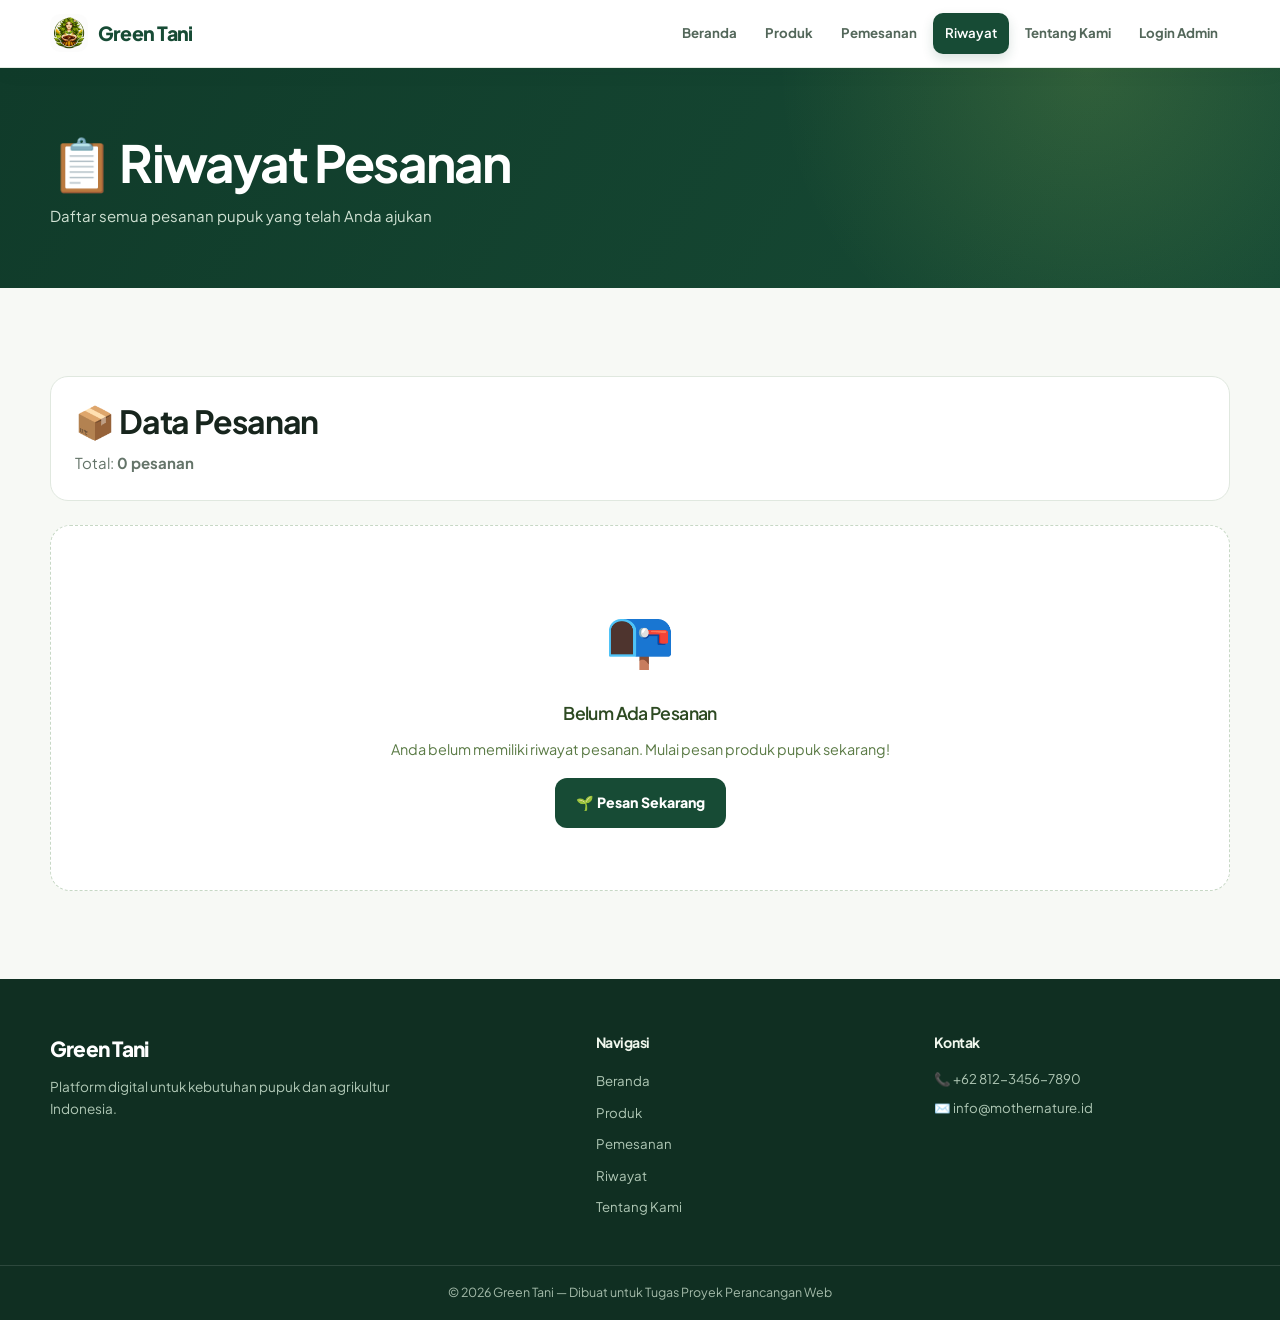
<file: code/riwayat.html>
<!DOCTYPE html>
<html lang="id">
<head>
    <meta charset="UTF-8">
    <meta name="viewport" content="width=device-width, initial-scale=1.0">
    <title>Riwayat Pesanan - Green Tani</title>
    <link rel="preconnect" href="https://fonts.googleapis.com">
    <link rel="preconnect" href="https://fonts.gstatic.com" crossorigin>
    <link href="https://fonts.googleapis.com/css2?family=Plus+Jakarta+Sans:wght@400;500;600;700;800&display=swap" rel="stylesheet">
    <link rel="stylesheet" href="../css/style.css">
</head>
<body>
    <header class="navbar">
        <div class="container navbar-inner">
            <a href="index.html" class="logo">
                <div class="logo-leaf">
                    <img src="../Gambar/logo.png" alt="Logo Green Tani">
                </div>
                Green Tani
            </a>
            <button class="hamburger" aria-expanded="false" aria-controls="primary-navigation" aria-label="Menu">
                <span></span><span></span><span></span>
            </button>
            <nav>
                <ul class="nav-menu" id="primary-navigation">
                    <li><a href="index.html">Beranda</a></li>
                    <li><a href="produk.html">Produk</a></li>
                    <li><a href="pesan.html">Pemesanan</a></li>
                    <li><a href="riwayat.html" class="active">Riwayat</a></li>
                    <li><a href="tentang.html">Tentang Kami</a></li>
                    <li><a href="../admin/login.html">Login Admin</a></li>
                </ul>
            </nav>
        </div>
    </header>

    <main>
        <div class="page-header">
            <div class="container">
                <h1>📋 Riwayat Pesanan</h1>
                <p>Daftar semua pesanan pupuk yang telah Anda ajukan</p>
            </div>
        </div>

        <section class="section">
            <div class="container">
                <div class="riwayat-toolbar">
                    <div class="riwayat-info">
                        <h2>📦 Data Pesanan</h2>
                        <p class="section-desc">Total: <strong id="dataCount">0 pesanan</strong></p>
                    </div>
                    <button id="btnHapusSemua" class="btn btn-danger btn-sm" style="display:none;">🗑️ Hapus Semua</button>
                </div>

                <!-- Empty State -->
                <div id="emptyState" class="empty-state" style="display:none;">
                    <div class="empty-icon">📭</div>
                    <h3>Belum Ada Pesanan</h3>
                    <p>Anda belum memiliki riwayat pesanan. Mulai pesan produk pupuk sekarang!</p>
                    <a href="pesan.html" class="btn btn-green" style="margin-top:16px;">🌱 Pesan Sekarang</a>
                </div>

                <!-- Table -->
                <div class="table-wrapper" id="tableWrapper">
                    <table class="data-table">
                        <caption>Data Pesanan Pupuk Green Tani</caption>
                        <thead>
                            <tr>
                                <th>No</th>
                                <th>Nama Pemesan</th>
                                <th>Produk</th>
                                <th>Jumlah (kg)</th>
                                <th>Pengiriman</th>
                                <th>Pembayaran</th>
                                <th>Tanggal Pesan</th>
                                <th>Aksi</th>
                            </tr>
                        </thead>
                        <tbody id="tableBody">
                            <!-- Data akan diisi otomatis oleh JavaScript -->
                        </tbody>
                    </table>
                </div>

            </div>
        </section>
    </main>

    <footer class="footer">
        <div class="container footer-inner">
            <div class="footer-brand">
                <a href="index.html" class="logo">
                <div class="logo-leaf">
                Green Tani
                </div>
                </a>
                <p>Platform digital untuk kebutuhan pupuk dan agrikultur Indonesia.</p>
            </div>
            <div class="footer-nav">
                <h4>Navigasi</h4>
                <ul>
                    <li><a href="index.html">Beranda</a></li>
                    <li><a href="produk.html">Produk</a></li>
                    <li><a href="pesan.html">Pemesanan</a></li>
                    <li><a href="riwayat.html">Riwayat</a></li>
                    <li><a href="tentang.html">Tentang Kami</a></li>
                </ul>
            </div>
            <div class="footer-nav">
                <h4>Kontak</h4>
                <p>📞 +62 812-3456-7890</p>
                <p>✉️ info@mothernature.id</p>
            </div>
        </div>
        <div class="footer-bottom">
            <div class="container">
                <p>&copy; 2026 Green Tani — Dibuat untuk Tugas Proyek Perancangan Web</p>
            </div>
        </div>
    </footer>

    <script src="../js/script.js"></script>
</body>
</html>
</file>
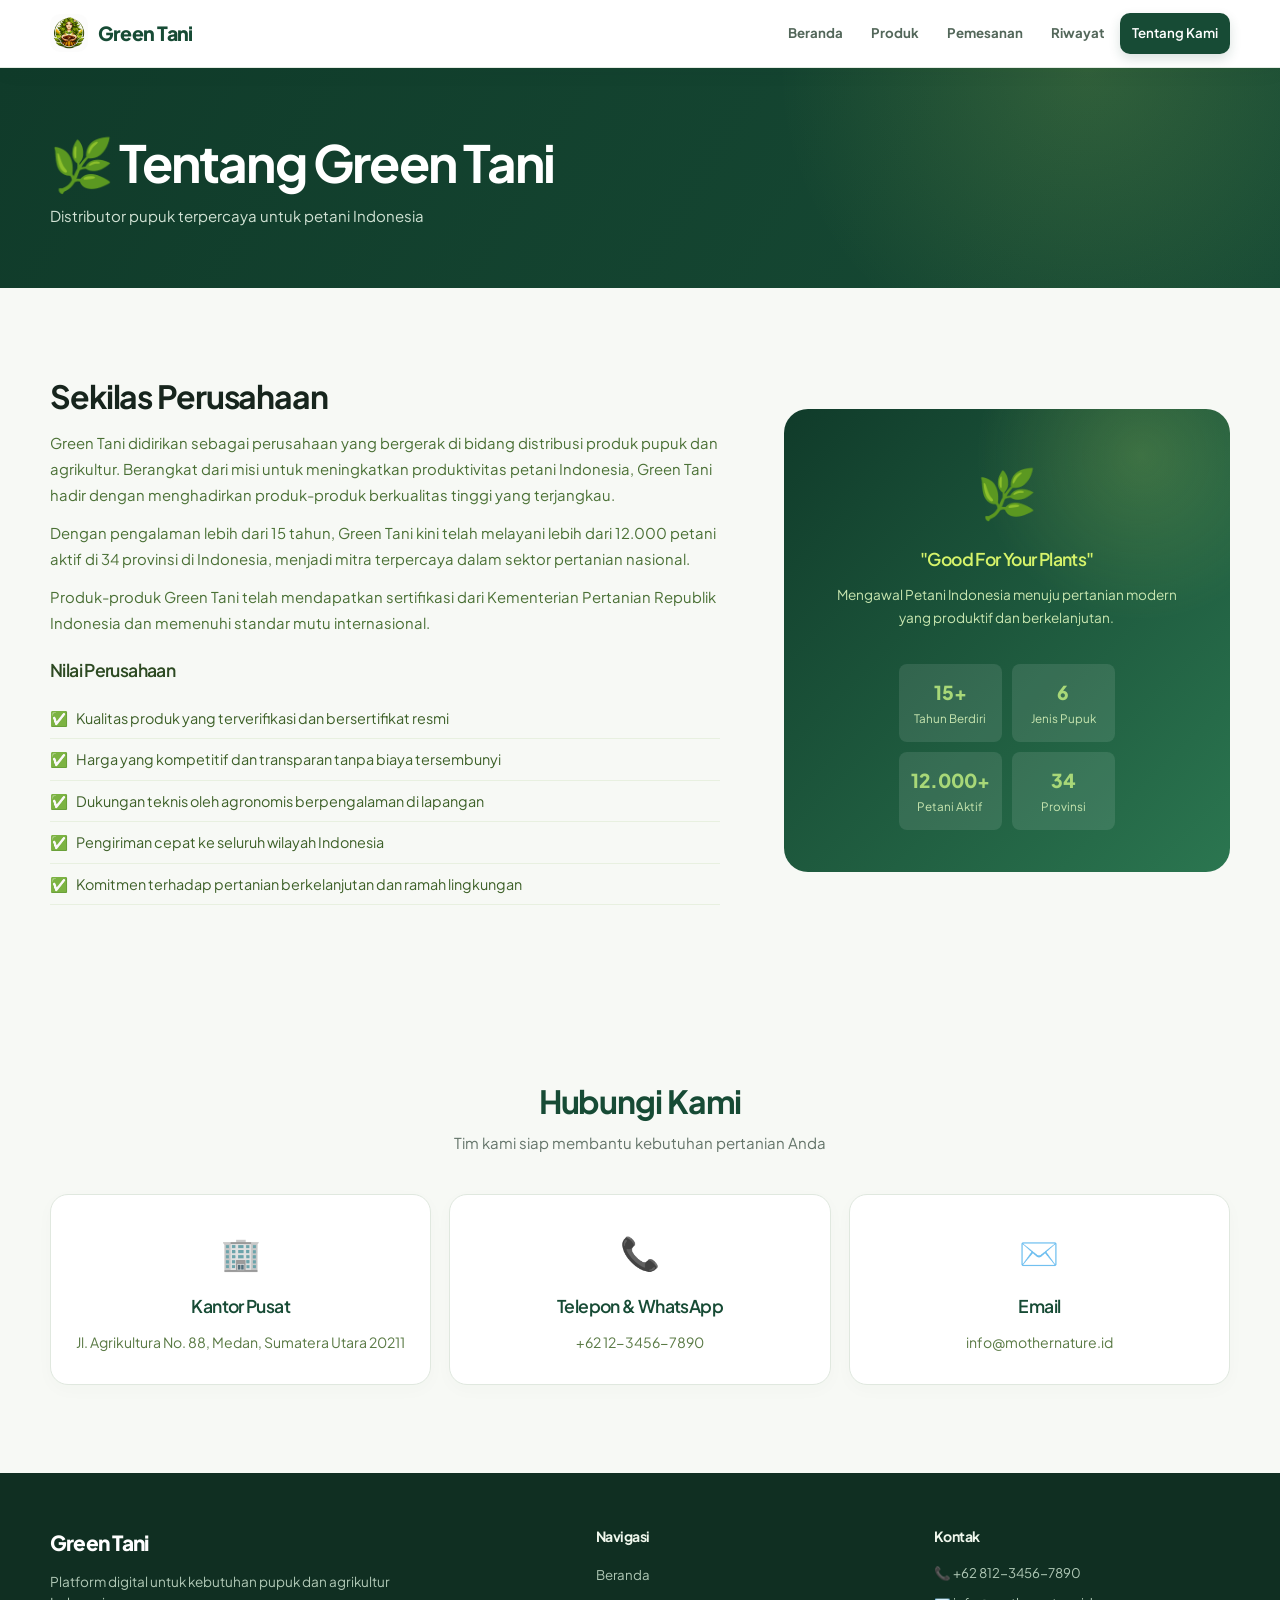
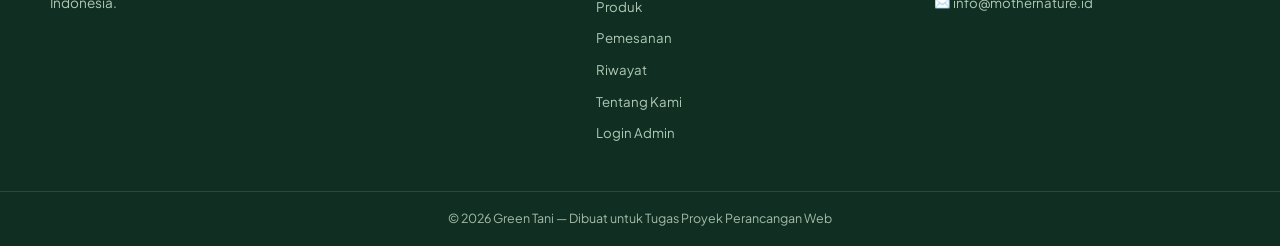
<file: code/tentang.html>
<!DOCTYPE html>
<html lang="id">
<head>
    <meta charset="UTF-8">
    <meta name="viewport" content="width=device-width, initial-scale=1.0">
    <title>Tentang Kami </title>
    <link rel="preconnect" href="https://fonts.googleapis.com">
    <link rel="preconnect" href="https://fonts.gstatic.com" crossorigin>
    <link href="https://fonts.googleapis.com/css2?family=Plus+Jakarta+Sans:wght@400;500;600;700;800&display=swap" rel="stylesheet">
    <link rel="stylesheet" href="../css/style.css">
</head>
<body>
    <header class="navbar">
        <div class="container navbar-inner">
            <a href="index.html" class="logo">
                <div class="logo-leaf">
                    <img src="../Gambar/logo.png" alt="Logo Green Tani">
                </div>
                Green Tani
            </a>
            <button class="hamburger" aria-expanded="false" aria-controls="primary-navigation" aria-label="Menu">
                <span></span><span></span><span></span>
            </button>
            <nav>
                <ul class="nav-menu" id="primary-navigation">
                    <li><a href="index.html">Beranda</a></li>
                    <li><a href="produk.html">Produk</a></li>
                    <li><a href="pesan.html">Pemesanan</a></li>
                    <li><a href="riwayat.html">Riwayat</a></li>                    
                    <li><a href="tentang.html" class="active">Tentang Kami</a></li>
                </ul>
            </nav>
        </div>
    </header>

    <main>

        <div class="page-header">
            <div class="container">
                <h1>🌿 Tentang Green Tani</h1>
                <p>Distributor pupuk terpercaya untuk petani Indonesia</p>
            </div>
        </div>

        <!-- Sekilas Perusahaan -->
        <section class="section">
            <div class="container">
                <div class="about-grid">
                    <div class="about-content">
                        <h2>Sekilas Perusahaan</h2>
                        <p>Green Tani didirikan sebagai perusahaan yang bergerak di bidang distribusi produk pupuk dan agrikultur. Berangkat dari misi untuk meningkatkan produktivitas petani Indonesia, Green Tani hadir dengan menghadirkan produk-produk berkualitas tinggi yang terjangkau.</p>
                        <p>Dengan pengalaman lebih dari 15 tahun, Green Tani kini telah melayani lebih dari 12.000 petani aktif di 34 provinsi di Indonesia, menjadi mitra terpercaya dalam sektor pertanian nasional.</p>
                        <p>Produk-produk Green Tani telah mendapatkan sertifikasi dari Kementerian Pertanian Republik Indonesia dan memenuhi standar mutu internasional.</p>

                        <h3 style="margin-top: 20px; margin-bottom: 12px; color: #2d4a22;">Nilai Perusahaan</h3>
                        <ul class="value-list">
                            <li><span class="value-icon">✅</span> Kualitas produk yang terverifikasi dan bersertifikat resmi</li>
                            <li><span class="value-icon">✅</span> Harga yang kompetitif dan transparan tanpa biaya tersembunyi</li>
                            <li><span class="value-icon">✅</span> Dukungan teknis oleh agronomis berpengalaman di lapangan</li>
                            <li><span class="value-icon">✅</span> Pengiriman cepat ke seluruh wilayah Indonesia</li>
                            <li><span class="value-icon">✅</span> Komitmen terhadap pertanian berkelanjutan dan ramah lingkungan</li>
                        </ul>
                    </div>
                    <div class="about-visual">
                        <div class="about-visual-icon">🌿</div>
                        <h3>"Good For Your Plants"</h3>
                        <p>Mengawal Petani Indonesia menuju pertanian modern yang produktif dan berkelanjutan.</p>
                        <br>
                        <div style="display: grid; grid-template-columns: 1fr 1fr; gap: 10px; margin-top: 8px; text-align: center;">
                            <div style="background-color: rgba(255,255,255,0.1); border-radius: 8px; padding: 12px;">
                                <p style="font-size: 1.2rem; font-weight: 800; color: #a8d878; margin: 0;">15+</p>
                                <p style="font-size: 0.73rem; color: #c8e6b0; margin: 0;">Tahun Berdiri</p>
                            </div>
                            <div style="background-color: rgba(255,255,255,0.1); border-radius: 8px; padding: 12px;">
                                <p style="font-size: 1.2rem; font-weight: 800; color: #a8d878; margin: 0;">6</p>
                                <p style="font-size: 0.73rem; color: #c8e6b0; margin: 0;">Jenis Pupuk</p>
                            </div>
                            <div style="background-color: rgba(255,255,255,0.1); border-radius: 8px; padding: 12px;">
                                <p style="font-size: 1.2rem; font-weight: 800; color: #a8d878; margin: 0;">12.000+</p>
                                <p style="font-size: 0.73rem; color: #c8e6b0; margin: 0;">Petani Aktif</p>
                            </div>
                            <div style="background-color: rgba(255,255,255,0.1); border-radius: 8px; padding: 12px;">
                                <p style="font-size: 1.2rem; font-weight: 800; color: #a8d878; margin: 0;">34</p>
                                <p style="font-size: 0.73rem; color: #c8e6b0; margin: 0;">Provinsi</p>
                            </div>
                        </div>
                    </div>
                </div>
            </div>
        </section>

        <!-- Kontak -->
        <section class="section">
            <div class="container">
                <div class="section-header">
                    <h2>Hubungi Kami</h2>
                    <p class="section-desc">Tim kami siap membantu kebutuhan pertanian Anda</p>
                </div>
                <div class="kontak-grid">
                    <div class="kontak-card">
                        <div class="kontak-icon">🏢</div>
                        <h3>Kantor Pusat</h3>
                        <p>Jl. Agrikultura No. 88, Medan, Sumatera Utara 20211</p>
                    </div>
                    <div class="kontak-card">
                        <div class="kontak-icon">📞</div>
                        <h3>Telepon & WhatsApp</h3>
                        <p>+62 12-3456-7890</p>
                    </div>
                    <div class="kontak-card">
                        <div class="kontak-icon">✉️</div>
                        <h3>Email</h3>
                        <p>info@mothernature.id</p>
                    </div>
                </div>
            </div>
        </section>

    </main>

    <footer class="footer">
        <div class="container footer-inner">
            <div class="footer-brand">
                <a href="index.html" class="logo">
                <div class="logo-leaf">
                Green Tani
                </div>
                </a>
                <p>Platform digital untuk kebutuhan pupuk dan agrikultur Indonesia.</p>
            </div>
            <div class="footer-nav">
                <h4>Navigasi</h4>
                <ul>
                    <li><a href="index.html">Beranda</a></li>
                    <li><a href="produk.html">Produk</a></li>
                    <li><a href="pesan.html">Pemesanan</a></li>
                    <li><a href="riwayat.html">Riwayat</a></li>
                    <li><a href="tentang.html">Tentang Kami</a></li>
                    <li><a href="../admin/login.html">Login Admin</a></li>
                </ul>
            </div>
            <div class="footer-nav">
                <h4>Kontak</h4>
                <p>📞 +62 812-3456-7890</p>
                <p>✉️ info@mothernature.id</p>
            </div>
        </div>
        <div class="footer-bottom">
            <div class="container">
                <p>&copy; 2026 Green Tani — Dibuat untuk Tugas Proyek Perancangan Web</p>
            </div>
        </div>
    </footer>

    <script src="../js/script.js"></script>
</body>
</html>
</file>
<file: css/style.css>
/* ===== RESET & BASE ===== */
* { margin: 0; padding: 0; box-sizing: border-box; }

body {
    font-family: 'Plus Jakarta Sans', sans-serif;
    background-color: #f8faf5;
    color: #2d4a22;
    font-size: 16px;
    line-height: 1.6;
    padding-top: 68px;
}

h1 { font-size: 2rem; font-weight: 700; }
h2 { font-size: 1.5rem; font-weight: 700; margin-bottom: 8px; }
h3 { font-size: 1.1rem; font-weight: 600; margin-bottom: 4px; }

a { color: #3a7d1e; text-decoration: none; }
a:hover { color: #2d5e16; }

.container { max-width: 1000px; margin: 0 auto; padding: 0 24px; }
.nav-toggle {
    position: absolute;
    opacity: 0;
    width: 0;
    height: 0;
    pointer-events: none;
}

/* ===== NAVBAR ===== */
.navbar {
    background: #fff;
    border-bottom: none;
    padding: 14px 0;
    position: fixed;
    top: 0; left: 0;
    width: 100%;
    z-index: 1000;
    box-shadow:none;
}
.navbar-inner { display: flex; justify-content: space-between; align-items: center; }

.logo {
    font-size: 1.2rem;
    font-weight: 800;
    color: #75ca56;
    display: flex;
    align-items: center;
    gap: 8px;
}
.logo img { height: 32px; width: auto; display: block; }
.logo-leaf { font-size: 1.3rem; }

.nav-menu { list-style: none; display: flex; gap: 4px; }
.nav-menu li a {
    color: #4a7035;
    font-size: 0.9rem;
    padding: 8px 14px;
    border-radius: 8px;
    font-weight: 500;
    transition: background-color 0.2s, color 0.2s;
}
.nav-menu li a:hover { background-color: #e8f5dd; color: #2d4a22; }
.nav-menu li a.active { background-color: #3a7d1e; color: #fff; font-weight: 600; }

.hamburger { display: none; flex-direction: column; gap: 5px; cursor: pointer; padding: 4px; background: none; border: none; }
.hamburger span { display: block; width: 24px; height: 3px; background-color: #2d4a22; border-radius: 2px; }

/* ===== HERO ===== */
.hero {
    background: linear-gradient(135deg, #2d4a22 0%, #3a7d1e 100%);
    padding: 72px 0 60px;
    text-align: center;
}
.hero-badge {
    display: inline-block;
    background-color: rgba(255,255,255,0.15);
    color: #c8e6b0;
    font-size: 0.8rem;
    font-weight: 600;
    padding: 6px 16px;
    border-radius: 20px;
    margin-bottom: 20px;
    border: 1px solid rgba(255,255,255,0.2);
}
.hero h1 { color: #fff; font-size: 2.2rem; margin-bottom: 16px; line-height: 1.3; }
.hero h1 span { color: #a8d878; }
.hero p { color: #c8e6b0; font-size: 1rem; margin: 0 auto 28px; max-width: 500px; }
.hero-buttons { display: flex; justify-content: center; gap: 12px; flex-wrap: wrap; }
.hero-stats {
    display: flex;
    justify-content: center;
    gap: 40px;
    margin-top: 40px;
    padding-top: 32px;
    border-top: 1px solid rgba(255,255,255,0.15);
}
.stat-item { text-align: center; }
.stat-num { display: block; font-size: 1.6rem; font-weight: 800; color: #fff; }
.stat-label { font-size: 0.8rem; color: #a8d878; }

/* ===== BUTTONS ===== */
.btn {
    display: inline-block;
    padding: 11px 22px;
    border-radius: 8px;
    font-size: 0.9rem;
    font-weight: 600;
    cursor: pointer;
    border: none;
    transition: background-color 0.2s, transform 0.15s, color 0.2s;
}
.btn:hover { transform: translateY(-1px); }
.btn-sm { padding: 7px 16px; font-size: 0.82rem; }
.btn-primary { background-color: #a8d878; color: #1a3010; }
.btn-primary:hover { background-color: #93c860; color: #1a3010; }
.btn-outline { border: 2px solid rgba(255,255,255,0.5); color: #fff; background: transparent; }
.btn-outline:hover { background-color: rgba(255,255,255,0.1); color: #fff; }
.btn-green { background-color: #3a7d1e; color: #fff; }
.btn-green:hover { background-color: #2d6016; }

/* ===== SECTIONS ===== */
.section { padding: 56px 0; border-top: 1px solid #e0edd5; }
.section-alt { background-color: #f0f7e8; }
.section-green { background-color: #2d4a22; }
.section-header { text-align: center; margin-bottom: 32px; }
.section-header h2 { color: #2d4a22; }
.section-desc { color: #5a7a45; font-size: 0.95rem; margin-top: 6px; }

.page-header {
    background: linear-gradient(135deg, #2d4a22, #3a7d1e);
    padding: 40px 0 32px;
    text-align: center;
}
.page-header h1 { color: #fff; }
.page-header p { color: #c8e6b0; margin-top: 8px; }

/* ===== CARDS ===== */
.cards-grid { display: grid; grid-template-columns: 1fr 1fr; gap: 18px; margin-top: 16px; }

.card {
    background: #fff;
    border: 1px solid #d4ebb8;
    border-radius: 12px;
    padding: 22px;
    position: relative;
    transition: border-color 0.2s, transform 0.2s, box-shadow 0.2s;
}
.card:hover { border-color: #3a7d1e; transform: translateY(-2px); box-shadow: 0 6px 20px rgba(58,125,30,0.1); }
.card p { color: #5a7a45; font-size: 0.88rem; margin-bottom: 10px; }

.card-badge {
    position: absolute;
    top: 14px; right: 14px;
    background-color: #3a7d1e;
    color: #fff;
    font-size: 0.7rem;
    font-weight: 700;
    padding: 3px 10px;
    border-radius: 12px;
}
.badge-baru { background-color: #0ea5e9; }
.badge-organik { background-color: #65a30d; }

.card-meta { display: flex; justify-content: space-between; align-items: center; margin-bottom: 14px; }
.card-code { font-size: 0.75rem; font-weight: 700; color: #3a7d1e; background-color: #e8f5dd; padding: 2px 8px; border-radius: 4px; }
.card-price { font-size: 0.9rem; font-weight: 700; color: #2d4a22; }
.card-footer { display: flex; justify-content: space-between; align-items: center; margin-top: 14px; }

/* ===== CATEGORY ===== */
.category-grid { display: grid; grid-template-columns: repeat(4, 1fr); gap: 16px; }
.category-card {
    background: #fff;
    border: 1px solid #d4ebb8;
    border-radius: 12px;
    padding: 22px 16px;
    text-align: center;
    display: block;
    color: #2d4a22;
    transition: border-color 0.2s, transform 0.2s;
}
.category-card:hover { border-color: #3a7d1e; transform: translateY(-2px); color: #2d4a22; }
.cat-icon { font-size: 2.2rem; margin-bottom: 10px; }
.category-card h3 { font-size: 0.95rem; margin-bottom: 6px; }
.category-card p { font-size: 0.8rem; color: #5a7a45; margin-bottom: 10px; }
.cat-count { font-size: 0.75rem; font-weight: 700; color: #3a7d1e; background-color: #e8f5dd; padding: 2px 8px; border-radius: 12px; }

/* ===== STEPS ===== */
.steps-grid { display: flex; gap: 16px; margin-top: 16px; }
.step { flex: 1; text-align: center; background: #fff; border: 1px solid #d4ebb8; border-radius: 12px; padding: 28px 18px; }
.step-number {
    width: 42px; height: 42px;
    background-color: #3a7d1e;
    color: #fff;
    border-radius: 50%;
    display: flex;
    align-items: center;
    justify-content: center;
    font-weight: 800;
    font-size: 1.1rem;
    margin: 0 auto 14px;
}
.step p { color: #5a7a45; font-size: 0.85rem; }

/* ===== STATS ===== */
.stats-grid { display: flex; gap: 16px; }
.stat-box { flex: 1; text-align: center; background: #fff; border: 1px solid #d4ebb8; border-radius: 12px; padding: 24px; }
.section-green .stat-box { background-color: rgba(255,255,255,0.1); border-color: rgba(255,255,255,0.15); }
.section-green .stat-number { color: #a8d878; }
.section-green .stat-label { color: #c8e6b0; }
.stat-number { display: block; font-size: 2rem; font-weight: 800; color: #3a7d1e; }
.stat-label { font-size: 0.85rem; color: #5a7a45; margin-top: 4px; }

/* ===== produk ===== */
.produk-grid { display: grid; grid-template-columns: repeat(3, 1fr); gap: 16px; text-align: center; }
.produk-card {
    background: #fff;
    border: 2px solid #d4ebb8;
    border-radius: 12px;
    padding: 20px;
    position: relative;
    text-align: center;
    display: flex;
    flex-direction: column;
    transition: border-color 0.2s, transform 0.2s;
}
.produk-card:hover { border-color: #3a7d1e; transform: translateY(-2px); }
.produk-card img { width: 100%; height: 180px; object-fit: cover; border-radius: 8px; margin-bottom: 12px; display: block; }
.produk-card h3 { margin-bottom: 8px; }
.produk-card p { color: #5a7a45; font-size: 0.88rem; flex: 1; }
.card-price-row { margin-top: 12px; text-align: center; }
.card-btn-row { margin-top: 10px; padding-top: 10px; border-top: 1px solid #e0edd5; display: flex; justify-content: flex-end; }

/* ===== FORM ===== */
.form-wrapper { background: #fff; border: 1px solid #d4ebb8; border-radius: 14px; padding: 32px; max-width: 640px; margin: 0 auto; }
.form-group { margin-bottom: 20px; }
.form-group label { display: block; font-size: 0.9rem; font-weight: 600; color: #2d4a22; margin-bottom: 6px; }
.form-group input,
.form-group select,
.form-group textarea {
    width: 100%;
    padding: 10px 14px;
    border: 1.5px solid #c8e6b0;
    border-radius: 8px;
    font-family: 'Plus Jakarta Sans', sans-serif;
    font-size: 0.9rem;
    color: #2d4a22;
    background-color: #f8faf5;
    transition: border-color 0.2s;
    outline: none;
}
.form-group input:focus,
.form-group select:focus,
.form-group textarea:focus { border-color: #3a7d1e; background-color: #fff; }
.form-group textarea { resize: vertical; min-height: 90px; }
.form-row { display: grid; grid-template-columns: 1fr 1fr; gap: 16px; }
.form-note { font-size: 0.78rem; color: #5a7a45; margin-top: 4px; }

/* ===== TABLE ===== */
.table-wrapper { overflow-x: auto; }
table { width: 100%; border-collapse: collapse; font-size: 0.88rem; }
thead tr { background-color: #2d4a22; color: #fff; }
th { padding: 12px 14px; text-align: left; font-weight: 600; font-size: 0.82rem; }
td { padding: 11px 14px; border-bottom: 1px solid #e8f0e0; color: #2d4a22; }
tbody tr:hover { background-color: #f0f7e8; }

.status-badge { display: inline-block; padding: 3px 10px; border-radius: 12px; font-size: 0.75rem; font-weight: 700; }
.status-selesai { background-color: #dcfce7; color: #166534; }
.status-dikirim { background-color: #dbeafe; color: #1e40af; }
.status-proses  { background-color: #fef9c3; color: #92400e; }
.status-batal   { background-color: #fee2e2; color: #991b1b; }

/* ===== ABOUT ===== */
.about-grid { display: grid; grid-template-columns: 3fr 2fr; gap: 40px; align-items: start; }
.about-content h2 { margin-bottom: 14px; }
.about-content p { color: #4a7035; margin-bottom: 12px; font-size: 0.93rem; }

.value-list { list-style: none; margin-top: 10px; }
.value-list li {
    padding: 8px 0;
    border-bottom: 1px solid #e8f0e0;
    font-size: 0.9rem;
    color: #3d6028;
    display: flex;
    align-items: flex-start;
    gap: 8px;
}
.value-icon { flex-shrink: 0; }

.about-visual {
    background: linear-gradient(135deg, #2d4a22, #3a7d1e);
    border-radius: 14px;
    padding: 28px;
    text-align: center;
    color: #fff;
}
.about-visual-icon { font-size: 3rem; margin-bottom: 12px; }
.about-visual h3 { color: #a8d878; margin-bottom: 8px; }
.about-visual p  { color: #c8e6b0; font-size: 0.85rem; }

/* ===== TEAM ===== */
.team-grid { display: grid; grid-template-columns: repeat(4, 1fr); gap: 18px; }
.team-card { background: #fff; border: 1px solid #d4ebb8; border-radius: 12px; padding: 22px 16px; text-align: center; }
.team-avatar { font-size: 2.4rem; margin-bottom: 10px; }
.team-card h4 { font-size: 0.9rem; margin-bottom: 4px; }
.team-card p  { font-size: 0.8rem; color: #5a7a45; margin-bottom: 10px; }
.team-role { font-size: 0.75rem; font-weight: 700; background-color: #e8f5dd; color: #3a7d1e; padding: 3px 10px; border-radius: 12px; }

/* ===== KONTAK ===== */
.kontak-grid { display: grid; grid-template-columns: repeat(3, 1fr); gap: 18px; }
.kontak-card { background: #fff; border: 1px solid #d4ebb8; border-radius: 12px; padding: 24px; text-align: center; }
.kontak-icon { font-size: 2rem; margin-bottom: 12px; }
.kontak-card h3 { margin-bottom: 8px; }
.kontak-card p { color: #5a7a45; font-size: 0.88rem; }

/* ===== FOOTER ===== */
.footer { background-color: #1a2f12; }
.footer-inner { display: grid; grid-template-columns: 2fr 1fr 1fr 1fr; gap: 32px; padding: 40px 0 32px; }
.footer-brand p { color: #7aaa55; font-size: 0.85rem; margin-top: 10px; line-height: 1.6; }

.social-links { display: flex; gap: 8px; margin-top: 14px; flex-wrap: wrap; }
.social-btn { font-size: 0.78rem; background-color: rgba(255,255,255,0.08); color: #a8d878; padding: 5px 12px; border-radius: 6px; transition: background-color 0.2s; }
.social-btn:hover { background-color: rgba(255,255,255,0.15); color: #c8e6b0; }

.footer-nav h4 { color: #c8e6b0; font-size: 0.88rem; margin-bottom: 12px; }
.footer-nav ul { list-style: none; }
.footer-nav ul li,
.footer-nav p { margin-bottom: 6px; }
.footer-nav ul li a,
.footer-nav p { color: #7aaa55; font-size: 0.83rem; transition: color 0.2s; }
.footer-nav ul li a:hover { color: #c8e6b0; }

.footer-bottom { border-top: 1px solid rgba(255,255,255,0.08); padding: 16px 0; text-align: center; }
.footer-bottom p { font-size: 0.78rem; color: #4a7035; }

/* ===== ANIMATION ===== */
@keyframes fadeIn {
    from { opacity: 0; transform: translateY(16px); }
    to   { opacity: 1; transform: translateY(0); }
}

/* ===== RESPONSIVE ===== */
@media (max-width: 768px) {
    .navbar-inner { flex-wrap: wrap; }
    .hamburger { display: flex; }
    nav { width: 100%; order: 3; }
    .nav-menu {
        display: none;
        flex-direction: column;
        gap: 0; width: 100%;
        padding: 8px 0;
        border-top: 1px solid #e0edd5;
        margin-top: 12px;
    }
    .nav-menu li a { display: block; padding: 10px 0; border-radius: 0; }
    .nav-menu.open {
        display: flex;
    }

    .hero h1 { font-size: 1.6rem; }
    .hero-buttons { flex-direction: column; align-items: center; }
    .hero-stats { gap: 24px; }

    .cards-grid,
    .produk-grid,
    .kontak-grid  { grid-template-columns: 1fr; }
    .category-grid { grid-template-columns: 1fr 1fr; }
    .steps-grid,
    .stats-grid   { flex-direction: column; }
    .about-grid   { grid-template-columns: 1fr; }
    .team-grid    { grid-template-columns: 1fr 1fr; }
    .form-row     { grid-template-columns: 1fr; }
    .footer-inner { grid-template-columns: 1fr 1fr; gap: 24px; }
}

@media (max-width: 480px) {
    .hero h1 { font-size: 1.3rem; }
    .btn { width: 100%; text-align: center; }
    .category-grid,
    .team-grid    { grid-template-columns: 1fr 1fr; }
    .footer-inner { grid-template-columns: 1fr; }
}

/* ===== RIWAYAT PESANAN ===== */
.riwayat-toolbar {
    display: flex;
    justify-content: space-between;
    align-items: flex-start;
    margin-bottom: 24px;
    flex-wrap: wrap;
    gap: 12px;
}

/* ===== DATA TABLE (Modul 11 - Tables) ===== */
.data-table {
    width: 100%;
    border-collapse: collapse; /* MENJADIKAN BATAS DEMPET DENGAN SEKITARNYA */
    margin-top: 8px;
    min-width: 700px; /* Lebar batas mutlak */
    font-size: 0.88rem;
}
.data-table caption {
    text-align: left;
    font-size: 0.82rem;
    color: #5a7a45;
    margin-bottom: 10px;
    font-style: italic;
}
.data-table th,
.data-table td {
    padding: 12px 14px;
    text-align: left;
    border-bottom: 1px solid #e0edd5; /* Memberi garis bawah di setiap akhir barisan */
}
.data-table th {
    background-color: #2d4a22;
    color: #fff;
    font-size: 0.82rem;
    font-weight: 600;
    text-transform: uppercase;
    letter-spacing: 0.4px;
}
.data-table td {
    color: #2d4a22;
    vertical-align: middle;
}

/* Zebra Stripes - nth-child(even) */
.data-table tbody tr:nth-child(even) {
    background-color: #f0f7e8;
}

/* Hover effect pada baris tabel */
.data-table tbody tr:hover {
    background-color: #d4ebb8;
    transition: background-color 0.2s;
}

/* ===== TOMBOL AKSI TABEL ===== */
.btn-edit,
.btn-hapus {
    padding: 5px 10px;
    border: none;
    border-radius: 6px;
    font-size: 0.78rem;
    font-weight: 600;
    cursor: pointer;
    transition: background-color 0.2s, transform 0.15s;
    font-family: 'Plus Jakarta Sans', sans-serif;
}
.btn-edit {
    background-color: #3a7d1e;
    color: #fff;
}
.btn-edit:hover {
    background-color: #2d6016;
    transform: translateY(-1px);
}
.btn-hapus {
    background-color: #fee2e2;
    color: #991b1b;
}
.btn-hapus:hover {
    background-color: #fca5a5;
    transform: translateY(-1px);
}
.btn-danger {
    background-color: #ef4444;
    color: #fff;
}
.btn-danger:hover {
    background-color: #dc2626;
}

/* ===== EMPTY STATE ===== */
.empty-state {
    text-align: center;
    padding: 56px 24px;
    background: #fff;
    border: 2px dashed #d4ebb8;
    border-radius: 14px;
    margin-top: 8px;
}
.empty-icon {
    font-size: 3.5rem;
    margin-bottom: 16px;
}
.empty-state h3 {
    color: #2d4a22;
    margin-bottom: 8px;
}
.empty-state p {
    color: #5a7a45;
    font-size: 0.9rem;
}

/* ===== FORM ERROR ===== */
.form-error {
    color: #991b1b;
    background-color: #fee2e2;
    border: 1px solid #fca5a5;
    border-radius: 8px;
    padding: 10px 14px;
    font-size: 0.88rem;
    margin-bottom: 16px;
    min-height: 0;
}
.form-error:empty {
    display: none;
}

/* ===== FORM ACTIONS ===== */
.form-actions {
    display: flex;
    gap: 12px;
    margin-top: 24px;
}
.btn-outline-green {
    background: none;
    border: 2px solid #3a7d1e;
    color: #3a7d1e;
    padding: 11px 22px;
    border-radius: 8px;
    font-size: 0.9rem;
    font-weight: 600;
    cursor: pointer;
    font-family: 'Plus Jakarta Sans', sans-serif;
    transition: background-color 0.2s, color 0.2s;
}
.btn-outline-green:hover {
    background-color: #3a7d1e;
    color: #fff;
}

/* ===== RESPONSIVE TABLE ===== */
@media (max-width: 768px) {
    .data-table { font-size: 0.8rem; }
    .data-table th,
    .data-table td { padding: 8px 10px; }
    .riwayat-toolbar { flex-direction: column; }
    .form-actions { flex-direction: column; }
    .btn-outline-green { width: 100%; text-align: center; }
}
/* ===== IKON PROFIL CUSTOMER ===== */
.navbar .nav-account {
    position: relative;
    flex: 0 0 auto;
    margin-left: 12px;
    z-index: 1001;
}

.navbar .account-trigger {
    display: flex;
    align-items: center;
    justify-content: center;
    width: 42px;
    height: 42px;
    padding: 0;
    border: none;
    border-radius: 50%;
    background: #e5efdf;
    color: #315b3a;
    cursor: pointer;
    font-family: inherit;
    transition: background 0.2s ease;
}

.navbar .account-trigger:hover {
    background: #d5e5cd;
}

.navbar .account-avatar {
    display: flex;
    align-items: center;
    justify-content: center;
    width: 100%;
    height: 100%;
    border-radius: 50%;
    font-size: 14px;
    font-weight: 700;
}

.navbar .account-name,
.navbar .account-chevron {
    display: none;
}

/* Pop-up profil, tidak menggeser navbar */
.navbar .account-dropdown {
    position: absolute;
    top: calc(100% + 12px);
    right: 0;
    width: 230px;
    padding: 12px;
    border: 1px solid #e2e9de;
    border-radius: 16px;
    background: #fff;
    box-shadow: 0 12px 32px rgba(31, 57, 34, 0.16);
    color: #315b3a;
    z-index: 1002;
}

.navbar .account-dropdown[hidden] {
    display: none !important;
}

.navbar #accountHistory[hidden],
.navbar #accountLogout[hidden] {
    display: none !important;
}

.navbar .account-greeting {
    margin: 0 0 8px;
    padding: 8px;
    border-bottom: 1px solid #edf0eb;
    font-size: 13px;
    font-weight: 600;
}

.navbar .account-dropdown a,
.navbar .account-dropdown button {
    display: block;
    width: 100%;
    box-sizing: border-box;
    margin: 3px 0;
    padding: 11px 12px;
    border: none;
    border-radius: 9px;
    background: transparent;
    color: #315b3a;
    text-align: left;
    text-decoration: none;
    font-family: inherit;
    font-size: 13px;
    cursor: pointer;
    line-height: 1.5;
}

.navbar .account-dropdown a:hover,
.navbar .account-dropdown button:hover {
    background: #f1f6ed;
}

.navbar #accountLogout {
    margin-top: 8px;
    border-top: 1px solid #edf0eb;
    border-radius: 0;
    padding-top: 14px;
}

/* ===== PERBAIKAN DROPDOWN PROFIL ===== */
.navbar .nav-account {
    position: relative;
    z-index: 9999;
    pointer-events: auto;
}

.navbar .account-trigger {
    position: relative;
    z-index: 10000;
    pointer-events: auto;
    cursor: pointer;
}

.navbar .account-dropdown {
    z-index: 10001;
    pointer-events: auto;
}

.navbar .account-dropdown a[hidden],
.navbar .account-dropdown button[hidden] {
    display: none !important;
}

.navbar .account-dropdown[hidden] {
    display: none !important;
}

/* ===== FIX VISIBILITAS MENU PROFIL ===== */
.navbar #accountLogin[hidden],
.navbar #accountRegister[hidden],
.navbar #accountHistory[hidden],
.navbar #accountLogout[hidden] {
    display: none !important;
}

.navbar #accountLogin:not([hidden]),
.navbar #accountRegister:not([hidden]),
.navbar #accountHistory:not([hidden]),
.navbar #accountLogout:not([hidden]) {
    display: block;
}

.navbar .account-dropdown[hidden] {
    display: none !important;
}


/* =========================================================
   GREEN TANI — DESIGN SYSTEM REFRESH
   Plain CSS only. Responsive, accessible, and consistent.
   ========================================================= */
:root {
  --gt-forest: #174b35;
  --gt-forest-deep: #103b2a;
  --gt-green: #26764d;
  --gt-lime: #d6f36a;
  --gt-mint: #edf7ef;
  --gt-paper: #f7f9f5;
  --gt-ink: #17251d;
  --gt-muted: #647469;
  --gt-border: #e0e8df;
  --gt-shadow: 0 16px 40px rgba(20, 54, 34, .08);
}
html { scroll-behavior: smooth; scroll-padding-top: 96px; }
body { background: var(--gt-paper); color: var(--gt-ink); font-size: 15px; line-height: 1.7; }
body, input, select, textarea, button { font-family: 'Plus Jakarta Sans', sans-serif; }
img { max-width: 100%; }
.container { width: min(1180px, 100% - 48px); max-width: 1180px; padding: 0; }
h1, h2, h3, h4 { color: var(--gt-ink); letter-spacing: -.035em; }
h1 { font-size: clamp(2rem, 4vw, 3.65rem); line-height: 1.12; }
h2 { font-size: clamp(1.5rem, 2.5vw, 2.15rem); line-height: 1.25; }
p { line-height: 1.75; }
a { transition: color .2s ease, background-color .2s ease, transform .2s ease; }
:focus-visible { outline: 3px solid #a8d64e; outline-offset: 3px; }
.navbar { padding: 13px 0; background: rgba(255,255,255,.94); backdrop-filter: blur(14px); border-bottom: 1px solid rgba(224,232,223,.85); box-shadow: 0 4px 22px rgba(18,49,31,.04); }
.navbar-inner { gap: 24px; }
.logo { color: var(--gt-forest); font-size: 1.22rem; letter-spacing: -.04em; gap: 10px; white-space: nowrap; }
.logo img { width: 38px; height: 38px; object-fit: contain; border-radius: 10px; }
.logo-leaf { display: flex; align-items: center; }
.nav-menu { gap: 4px; align-items: center; }
.nav-menu li a { display: block; color: #53675a; padding: 9px 12px; border-radius: 10px; font-size: .83rem; font-weight: 700; }
.nav-menu li a:hover { background: var(--gt-mint); color: var(--gt-forest); }
.nav-menu li a.active { color: white; background: var(--gt-forest); box-shadow: 0 5px 12px rgba(23,75,53,.16); }
.hamburger { border: 1px solid var(--gt-border); border-radius: 10px; padding: 10px; }
.hamburger span { background: var(--gt-forest); }
.hero { position: relative; overflow: hidden; text-align: left; padding: clamp(72px, 10vw, 132px) 0 100px; background: radial-gradient(circle at 85% 15%, rgba(214,243,106,.17), transparent 28%), linear-gradient(120deg, #103b2a 0%, #174b35 54%, #28704a 100%); }
.hero::after { content: ''; position: absolute; width: 380px; height: 380px; border: 1px solid rgba(255,255,255,.12); border-radius: 50%; right: -120px; bottom: -220px; box-shadow: 0 0 0 38px rgba(255,255,255,.025), 0 0 0 78px rgba(255,255,255,.025); pointer-events: none; }
.hero .container { position: relative; z-index: 1; }
.hero-badge { background: rgba(214,243,106,.12); color: var(--gt-lime); border: 1px solid rgba(214,243,106,.28); border-radius: 999px; padding: 8px 15px; font-size: .75rem; letter-spacing: .03em; margin-bottom: 25px; }
.hero h1 { max-width: 760px; font-size: clamp(2.7rem, 6vw, 5.1rem); line-height: 1.04; letter-spacing: -.065em; margin-bottom: 22px; }
.hero h1 span { color: var(--gt-lime); }
.hero p { max-width: 620px; margin: 0 0 30px; color: #d0e1d4; font-size: clamp(1rem, 1.6vw, 1.12rem); }
.hero-buttons { justify-content: flex-start; gap: 12px; }
.btn { display: inline-flex; align-items: center; justify-content: center; gap: 9px; min-height: 46px; padding: 12px 20px; border-radius: 12px; font-size: .88rem; font-weight: 800; border: 1px solid transparent; box-shadow: none; }
.btn:hover { transform: translateY(-2px); }
.btn-primary { background: var(--gt-lime); color: var(--gt-forest-deep); }
.btn-primary:hover { background: #e1ff7a; color: var(--gt-forest-deep); }
.btn-outline { border: 1px solid rgba(255,255,255,.36); color: white; background: rgba(255,255,255,.05); }
.btn-outline:hover { background: rgba(255,255,255,.12); color: white; }
.btn-green { background: var(--gt-forest); color: white; }
.btn-green:hover { background: var(--gt-forest-deep); color: white; }
.section { padding: clamp(54px, 7vw, 88px) 0; border-top: 0; }
.section-alt { background: #eef5ed; }
.section-green { background: var(--gt-forest); }
.section-header { max-width: 700px; margin: 0 auto 38px; }
.section-header h2 { color: var(--gt-forest); }
.section-desc { color: var(--gt-muted); font-size: .94rem; margin-top: 9px; }
.page-header { position: relative; overflow: hidden; padding: 66px 0 58px; text-align: left; background: radial-gradient(circle at 85% 0%, rgba(214,243,106,.14), transparent 28%), linear-gradient(120deg, var(--gt-forest-deep), var(--gt-forest)); }
.page-header h1 { color: white; font-size: clamp(2rem, 4vw, 3.3rem); }
.page-header p { max-width: 620px; color: #d1e2d4; margin-top: 12px; }
.produk-grid { grid-template-columns: repeat(3, minmax(0, 1fr)); gap: 22px; text-align: left; }
.produk-card { overflow: hidden; padding: 14px 14px 22px; background: #fff; border: 1px solid var(--gt-border); border-radius: 18px; text-align: left; box-shadow: 0 4px 15px rgba(23,75,53,.025); }
.produk-card:hover { border-color: #b8d8b8; transform: translateY(-5px); box-shadow: var(--gt-shadow); }
.produk-card img { height: 220px; object-fit: cover; border-radius: 12px; margin-bottom: 20px; background: #eef4ed; }
.produk-card h3 { font-size: 1.08rem; margin: 0 4px 8px; color: var(--gt-forest); }
.produk-card p { color: var(--gt-muted); font-size: .86rem; margin: 0 4px 16px; }
.stock-badge { display: inline-flex; align-self: flex-start; margin: 0 4px; padding: 5px 10px; color: #28613c; background: #eaf6e6; border: 1px solid #d9edd3; border-radius: 999px; font-size: .7rem; font-weight: 800; }
.card-price-row { margin: 14px 4px 0; padding-top: 13px; text-align: left; border-top: 1px solid #edf1eb; }
.card-price { color: var(--gt-forest); font-size: 1rem; font-weight: 800; }
.steps-grid { gap: 18px; }
.step { background: white; border: 1px solid var(--gt-border); border-radius: 18px; padding: 28px 22px; text-align: left; box-shadow: 0 5px 18px rgba(23,75,53,.025); }
.step-number { width: 46px; height: 46px; margin: 0 0 18px; border-radius: 14px; background: var(--gt-mint); color: var(--gt-forest); font-size: 1rem; }
.step h3 { color: var(--gt-forest); font-size: 1rem; margin-bottom: 8px; }
.step p { color: var(--gt-muted); font-size: .84rem; }
.stat-box { border: 1px solid rgba(255,255,255,.13); border-radius: 18px; padding: 28px 18px; background: rgba(255,255,255,.06); }
.section-green .stat-number { color: var(--gt-lime); font-size: clamp(1.8rem, 3vw, 2.5rem); }
.section-green .stat-label { color: #d0e1d4; }
.form-wrapper { max-width: 780px; padding: clamp(22px, 4vw, 42px); border: 1px solid var(--gt-border); border-radius: 22px; box-shadow: var(--gt-shadow); }
.form-group label, .input-group label { color: #344a3b; font-size: .84rem; font-weight: 800; }
.form-group input, .form-group select, .form-group textarea, .input-group input { background: #fbfcfa; border: 1px solid #d7e2d6; border-radius: 11px; padding: 13px 14px; color: var(--gt-ink); font-size: .9rem; }
.form-group input:focus, .form-group select:focus, .form-group textarea:focus, .input-group input:focus { border-color: var(--gt-green); box-shadow: 0 0 0 4px rgba(38,118,77,.09); }
.form-error { border-radius: 11px; }
.riwayat-toolbar { align-items: center; padding: 24px; border: 1px solid var(--gt-border); border-radius: 18px; background: white; }
.table-wrapper { padding: 8px 18px 18px; border: 1px solid var(--gt-border); border-radius: 18px; background: white; }
.data-table { margin-top: 10px; }
.data-table th { background: var(--gt-forest); font-size: .73rem; letter-spacing: .06em; }
.data-table td { font-size: .82rem; }
.data-table tbody tr:nth-child(even) { background: #f7faf6; }
.data-table tbody tr:hover { background: #edf6e9; }
.btn-edit, .btn-hapus { padding: 8px 11px; border-radius: 9px; }
.empty-state { padding: 62px 24px; border: 1px dashed #c7d8c5; border-radius: 20px; }
.about-grid { gap: clamp(28px, 5vw, 64px); align-items: center; }
.about-visual { min-height: 300px; display: flex; flex-direction: column; align-items: center; justify-content: center; border-radius: 24px; padding: 42px; background: radial-gradient(circle at 80% 10%, rgba(214,243,106,.18), transparent 30%), linear-gradient(135deg, var(--gt-forest-deep), #2b7650); }
.about-visual h3 { color: var(--gt-lime); }
.kontak-card { border: 1px solid var(--gt-border); border-radius: 18px; padding: 30px 22px; box-shadow: 0 5px 18px rgba(23,75,53,.025); }
.kontak-card h3 { color: var(--gt-forest); }
.footer { background: #102f22; }
.footer-inner { grid-template-columns: 1.7fr 1fr 1fr; gap: 42px; padding: 52px 0 40px; }
.footer .logo { color: white; }
.footer-brand p { color: #b0c8b6; max-width: 340px; }
.footer-nav h4 { color: #f0f7ed; }
.footer-nav ul li a, .footer-nav p { color: #b0c8b6; }
.footer-nav ul li a:hover { color: var(--gt-lime); }
.footer-bottom { border-top: 1px solid rgba(255,255,255,.12); }
.footer-bottom p { color: #a4bbaa; }
/* Authentication screens */
.auth-page { min-height: 100vh; display: grid; place-items: center; padding: 28px 18px; background: radial-gradient(circle at 15% 10%, #e2f0dc, transparent 32%), linear-gradient(135deg, #f7faf5, #edf4eb); }
.auth-card { width: min(100%, 470px); padding: clamp(26px, 5vw, 42px); background: #fff; border: 1px solid var(--gt-border); border-radius: 24px; box-shadow: 0 24px 70px rgba(23,75,53,.12); }
.auth-brand { display: inline-flex; align-items: center; gap: 10px; color: var(--gt-forest); font-size: 1.2rem; font-weight: 800; margin-bottom: 34px; }
.auth-brand img { width: 38px; height: 38px; object-fit: contain; }
.auth-heading { margin-bottom: 26px; }
.auth-heading h1 { margin: 8px 0 10px; font-size: clamp(1.8rem, 5vw, 2.3rem); }
.auth-heading p { color: var(--gt-muted); font-size: .9rem; }
.eyebrow { color: var(--gt-green); font-size: .68rem; font-weight: 800; letter-spacing: .13em; }
.auth-form .input-group { margin-bottom: 18px; }
.auth-form .input-group input { width: 100%; margin-top: 6px; }
.auth-submit { width: 100%; margin-top: 8px; }
.pesan-alert { margin-top: 14px; font-size: .84rem; }
.auth-footer { margin-top: 26px; padding-top: 20px; border-top: 1px solid #edf1eb; text-align: center; color: var(--gt-muted); font-size: .82rem; }
.auth-footer a { font-weight: 800; color: var(--gt-green); }
.link-back { display: inline-block; margin-top: 14px; }
.auth-container { min-height: 100vh; display: grid; place-items: center; padding: 24px 16px; background: radial-gradient(circle at 15% 10%, #e2f0dc, transparent 32%), linear-gradient(135deg, #f7faf5, #edf4eb); }
.auth-container .auth-card { width: min(100%, 520px); }
.auth-header { margin-bottom: 24px; }
.auth-header h1 { font-size: 2rem; }
.auth-form .input-group { margin-bottom: 16px; }
.auth-form .input-group input, .auth-form .input-group textarea { width: 100%; }
.auth-form .btn-primary { width: 100%; border: 0; border-radius: 12px; padding: 13px 18px; background: var(--gt-forest); color: white; font-weight: 800; cursor: pointer; }
.auth-form .btn-primary:hover { background: var(--gt-forest-deep); }
.pesan-alert { color: var(--gt-muted); }
@media (min-width: 769px) {
  .hero .container { padding-left: clamp(0px, 2vw, 28px); }
}
@media (max-width: 960px) {
  .navbar-inner { gap: 14px; }
  .nav-menu li a { padding: 8px 9px; font-size: .77rem; }
  .produk-grid { grid-template-columns: repeat(2, minmax(0, 1fr)); }
  .footer-inner { grid-template-columns: 1.4fr 1fr 1fr; gap: 24px; }
}
@media (max-width: 768px) {
  body { padding-top: 68px; }
  .container { width: min(100% - 36px, 600px); }
  .navbar-inner { flex-wrap: wrap; }
  .hamburger { display: flex; margin-left: auto; }
  nav { width: 100%; order: 4; }
  .nav-menu { display: none; flex-direction: column; align-items: stretch; width: 100%; padding: 10px 0 2px; margin-top: 10px; border-top: 1px solid var(--gt-border); }
  .nav-menu.open { display: flex; }
  .nav-menu li a { padding: 11px 13px; font-size: .88rem; border-radius: 9px; }
  .hero { padding: 68px 0 74px; }
  .hero h1 { font-size: clamp(2.4rem, 10vw, 3.6rem); }
  .hero-buttons { align-items: stretch; }
  .hero-buttons .btn { width: auto; }
  .section-header { text-align: left; margin-left: 0; }
  .produk-grid, .kontak-grid { grid-template-columns: repeat(2, minmax(0, 1fr)); }
  .steps-grid, .stats-grid { display: grid; grid-template-columns: repeat(2, minmax(0, 1fr)); }
  .about-grid { grid-template-columns: 1fr; }
  .footer-inner { grid-template-columns: 1fr 1fr; }
  .footer-brand { grid-column: 1 / -1; }
  .form-row { grid-template-columns: 1fr; gap: 0; }
  .form-actions { flex-direction: row; }
  .form-actions .btn { width: auto; }
}
@media (max-width: 520px) {
  .container { width: min(100% - 32px, 440px); }
  .hero-buttons { flex-direction: column; align-items: stretch; }
  .hero-buttons .btn, .btn { width: 100%; }
  .produk-grid, .kontak-grid, .steps-grid, .stats-grid { grid-template-columns: 1fr; }
  .produk-card img { height: 220px; }
  .form-wrapper { padding: 22px 17px; }
  .form-actions { flex-direction: column; }
  .form-actions .btn { width: 100%; }
  .footer-inner { grid-template-columns: 1fr; gap: 26px; }
  .footer-brand { grid-column: auto; }
  .page-header { padding: 48px 0 42px; }
  .riwayat-toolbar { padding: 18px; }
}
@media (prefers-reduced-motion: reduce) {
  html { scroll-behavior: auto; }
  *, *::before, *::after { animation-duration: .01ms !important; animation-iteration-count: 1 !important; transition-duration: .01ms !important; }
}
.table-subtext { display: inline-block; margin-top: 3px; color: var(--gt-muted); font-size: .72rem; }
.quantity-cell { text-align: center; font-weight: 800; }
</file>
<file: admin/admin.css>
@import url('https://fonts.googleapis.com/css2?family=DM+Sans:wght@400;500;600;700&family=Plus+Jakarta+Sans:wght@400;500;600;700;800&display=swap');
:root{--forest:#173f2b;--forest2:#23583b;--leaf:#a8d86e;--ink:#18271e;--muted:#77847b;--line:#e5ebe5;--paper:#f5f8f4;--white:#fff;--amber:#b7791f;--red:#c34848;--blue:#3c6e9c;--shadow:0 12px 34px rgba(24,50,31,.07)}*{box-sizing:border-box}body{margin:0;font-family:'DM Sans',sans-serif;color:var(--ink);background:var(--paper);font-size:14px}button,input,select,textarea{font:inherit}button{cursor:pointer}a{color:inherit;text-decoration:none}.brand{display:flex;align-items:center;gap:11px;font:800 19px 'Plus Jakarta Sans',sans-serif;color:var(--forest);letter-spacing:-.6px}.brand small{display:block;font:700 9px 'DM Sans',sans-serif;letter-spacing:1.7px;color:#819086;margin-top:4px}.brand-mark{display:grid;place-items:center;width:43px;height:43px;background:#e9f4dc;border-radius:14px;font-size:23px}.login-body{min-height:100vh;display:grid;place-items:center;padding:26px;background:radial-gradient(circle at 12% 10%,#e4f0dc,transparent 32%),radial-gradient(circle at 90% 90%,#dcebdd,transparent 35%),#f7faf5}.login-card{width:min(100%,460px);background:#fff;border:1px solid #e7eee5;border-radius:28px;padding:40px;box-shadow:0 24px 70px #173f2b13}.login-intro{margin:38px 0 25px}.eyebrow{font-size:10px;letter-spacing:1.8px;font-weight:800;color:#6a9a4b}.login-intro h1{font:800 clamp(32px,6vw,42px)/1.14 'Plus Jakarta Sans',sans-serif;letter-spacing:-1.8px;margin:12px 0}.login-intro p{line-height:1.7;color:var(--muted);margin:0}.login-card form label,.field label{display:block;font-size:12px;font-weight:700;margin:16px 0 8px}.login-card input,.field input,.field select,.field textarea,.toolbar select{width:100%;border:1px solid #dfe7de;border-radius:11px;padding:13px 14px;background:#fbfdfb;outline:none;color:var(--ink);transition:.2s}.login-card input:focus,.field input:focus,.field select:focus,.field textarea:focus{border-color:#80b75b;box-shadow:0 0 0 3px #a8d86e28}.btn{border:0;border-radius:11px;padding:12px 17px;font-weight:700;display:inline-flex;align-items:center;justify-content:center;gap:12px;transition:transform .18s,box-shadow .18s}.btn:hover{transform:translateY(-1px)}.btn.primary{background:var(--forest);color:#fff;box-shadow:0 7px 14px #173f2b1c}.btn.primary:hover{background:#23583b}.btn.secondary{background:#f0f4ef;color:#355340;border:1px solid #e1e9df}.btn.full{width:100%;margin-top:23px;padding:14px}.form-message{color:var(--red);font-size:12px;min-height:16px}.demo-note{margin-top:24px;padding:14px;border-radius:12px;background:#f4f8ef;display:grid;gap:6px;color:#50664f;font-size:12px}.demo-note code{background:#e6efdf;padding:3px 5px;border-radius:4px}.back-link{display:block;color:#68816d;font-size:12px;margin-top:22px}.admin-body{min-height:100vh}.sidebar{width:252px;background:var(--forest);color:#dce9df;position:fixed;inset:0 auto 0 0;padding:25px 17px;display:flex;flex-direction:column;z-index:20}.side-brand{color:#fff;padding:0 9px 30px}.side-brand small{color:#a7c1ad}.side-brand .brand-mark{background:#d8edbd}.side-label{font-size:9px;letter-spacing:1.8px;color:#8eac96;font-weight:800;padding:0 13px 12px}.side-link{border:0;background:transparent;color:#c7d9cb;width:100%;display:flex;align-items:center;gap:13px;padding:13px;border-radius:11px;text-align:left;font-weight:600;margin:3px 0}.side-link>span:first-child{font-size:18px;width:21px;text-align:center}.side-link:hover,.side-link.active{background:#ffffff15;color:#fff}.side-link.active{box-shadow:inset 3px 0 var(--leaf)}.nav-count{margin-left:auto;border-radius:20px;background:#ffffff1a;padding:3px 8px;font-size:10px}.sidebar-bottom{margin-top:auto}.admin-profile{display:flex;align-items:center;gap:10px;padding:16px 8px;border-top:1px solid #ffffff20;margin-top:18px}.avatar,.top-avatar{width:36px;height:36px;display:grid;place-items:center;background:#cde7ac;color:#21462d;font-weight:800;border-radius:12px}.admin-profile strong,.admin-profile small{display:block}.admin-profile strong{font-size:12px;color:#fff}.admin-profile small{font-size:10px;color:#a7c1ad;margin-top:4px}.logout{color:#c5d8ca}.sidebar .back-link{color:#9db9a3;padding:0 12px}.main-shell{margin-left:252px;min-height:100vh;display:flex;flex-direction:column}.topbar{min-height:94px;background:#ffffffdf;backdrop-filter:blur(14px);border-bottom:1px solid var(--line);padding:20px clamp(22px,4vw,48px);display:flex;align-items:center;justify-content:space-between;position:sticky;top:0;z-index:10}.top-eyebrow{font-size:9px;letter-spacing:1.6px;color:#8a988d;font-weight:800}.topbar h1{font:800 22px 'Plus Jakarta Sans',sans-serif;letter-spacing:-.7px;margin:5px 0 0}.top-actions{display:flex;align-items:center;gap:9px;color:#718074;font-size:11px}.live-dot{width:7px;height:7px;background:#72b44c;border-radius:50%;box-shadow:0 0 0 4px #72b44c20}.top-avatar{margin-left:14px;width:34px;height:34px}.mobile-menu{display:none}.content{width:100%;max-width:1450px;padding:30px clamp(22px,4vw,48px);margin:0 auto;flex:1}.view{display:none}.view.active{display:block;animation:fade .24s ease}@keyframes fade{from{opacity:.4;transform:translateY(4px)}to{opacity:1;transform:none}}.welcome-banner{display:flex;align-items:center;justify-content:space-between;overflow:hidden;position:relative;background:linear-gradient(112deg,#173f2b,#2c6742);color:#fff;padding:27px 32px;border-radius:20px;min-height:165px}.eyebrow.light{color:#c0e69b}.welcome-banner h2{font:800 clamp(21px,2.3vw,29px) 'Plus Jakarta Sans',sans-serif;letter-spacing:-.8px;margin:12px 0 7px}.welcome-banner p{color:#d0e0d3;margin:0;font-size:12px;line-height:1.6}.banner-icon{font-size:72px;opacity:.85;margin-right:5%;filter:drop-shadow(0 8px 12px #0002)}.stat-grid{display:grid;grid-template-columns:repeat(4,minmax(0,1fr));gap:15px;margin:22px 0}.stat-card,.panel{background:#fff;border:1px solid var(--line);border-radius:16px;box-shadow:0 4px 18px #173f2b05}.stat-card{padding:18px}.stat-top{display:flex;align-items:center;justify-content:space-between;color:#6c7b70;font-size:12px;font-weight:600}.stat-icon{width:34px;height:34px;display:grid;place-items:center;border-radius:11px;font-size:16px}.stat-icon.green{background:#e8f4df;color:#49833a}.stat-icon.amber{background:#fff2d8;color:#b7791f}.stat-icon.red{background:#ffebeb;color:#c34848}.stat-icon.blue{background:#e8f1fa;color:#3c6e9c}.stat-card>strong{display:block;font:800 30px 'Plus Jakarta Sans',sans-serif;letter-spacing:-1px;margin:13px 0 4px}.stat-card>small{color:#8a968d;font-size:10px}.dashboard-grid{display:grid;grid-template-columns:1.35fr 1fr;gap:18px;margin-bottom:18px}.panel{padding:21px;margin-bottom:18px;min-width:0}.dashboard-grid .panel{margin:0}.panel-heading,.view-heading{display:flex;align-items:center;justify-content:space-between;gap:16px}.panel-heading h3{font:800 14px 'Plus Jakarta Sans',sans-serif;margin:0}.panel-heading p,.view-heading p{color:#849087;font-size:11px;margin:6px 0 0;line-height:1.5}.text-button{border:0;background:transparent;color:#4b7f3f;font-size:11px;font-weight:800;white-space:nowrap}.attention-list{margin-top:17px}.attention-row{display:flex;align-items:center;gap:11px;padding:12px 0;border-top:1px solid #f0f3ef}.product-thumb{width:40px;height:40px;object-fit:cover;border-radius:10px;background:#edf3e9;flex-shrink:0}.product-info{min-width:0;flex:1}.product-info strong{display:block;font-size:11px;white-space:nowrap;overflow:hidden;text-overflow:ellipsis}.product-info small{display:block;color:#8a968d;font-size:10px;margin-top:5px}.attention-qty{font-size:11px;font-weight:800;text-align:right}.quick-action{width:100%;display:flex;align-items:center;gap:12px;padding:13px 0;border:0;border-bottom:1px solid #eff2ee;background:transparent;text-align:left}.quick-action:last-child{border-bottom:0}.quick-icon{width:39px;height:39px;display:grid;place-items:center;border-radius:12px;background:#eef5e8;color:#42733b;font-size:21px}.quick-action>span:nth-child(2){flex:1}.quick-action strong,.quick-action small{display:block}.quick-action strong{font-size:11px}.quick-action small{font-size:10px;color:#89958b;margin-top:4px}.quick-action>b{color:#819582}.table-wrap{overflow-x:auto;margin-top:17px}table{border-collapse:collapse;width:100%;text-align:left;white-space:nowrap}th{font-size:9px;text-transform:uppercase;letter-spacing:.8px;color:#8a978c;font-weight:800;background:#f8faf7}td,th{padding:13px 14px;border-bottom:1px solid #edf1eb}td{font-size:11px;color:#48574b}tbody tr:last-child td{border-bottom:0}.table-product{display:flex;align-items:center;gap:10px}.table-product .product-thumb{width:36px;height:36px}.table-product strong{font-size:11px}.money{font-weight:800;color:#2a4531}.status{display:inline-flex;align-items:center;gap:5px;border-radius:30px;padding:5px 9px;font-size:9px;font-weight:800}.status:before{content:'';width:5px;height:5px;border-radius:50%;background:currentColor}.status.available{background:#e9f5e4;color:#4b863c}.status.low{background:#fff3d9;color:#a66b12}.status.out{background:#ffebeb;color:#bf4545}.status.pending{background:#fff3d9;color:#a66b12}.status.processing{background:#e8f1fa;color:#3c6e9c}.status.completed{background:#e9f5e4;color:#4b863c}.view-heading{margin-bottom:22px}.view-heading h2{font:800 22px 'Plus Jakarta Sans',sans-serif;letter-spacing:-.7px;margin:0}.toolbar{display:flex;align-items:center;gap:12px;margin-bottom:15px}.search-box{display:flex;align-items:center;gap:9px;border:1px solid #e0e8de;background:#fff;border-radius:11px;padding:0 13px;color:#809082;min-width:240px}.search-box input{border:0;outline:0;padding:12px 0;width:100%;min-width:0;background:transparent;font-size:11px}.toolbar select{width:auto;min-width:150px;padding:12px;font-size:11px}.action-group{display:flex;gap:6px}.mini-btn{border:1px solid #e1e9df;background:#fff;color:#46644a;border-radius:8px;padding:7px 9px;font-size:10px;font-weight:700}.mini-btn:hover{background:#eff6e9}.mini-btn.danger{color:#ba4a4a}.stock-note{display:flex;gap:11px;background:#edf5e8;border:1px solid #dcebd3;padding:13px 16px;border-radius:12px;color:#4e7146;margin-bottom:17px;font-size:11px;line-height:1.6}.stock-note>span{font-size:17px}.stock-note p{margin:0}.stock-value{font-weight:800;font-size:13px}.stock-value.low-text{color:#b7791f}.stock-value.out-text{color:#c34848}.stock-actions{display:flex;gap:6px}.stock-actions button{width:29px;height:29px;border:1px solid #e1e9df;border-radius:8px;background:#fff;color:#315c36;font-weight:800}.stock-actions button:hover{background:#eaf4e2}.history-panel{margin-top:18px}.empty-state{text-align:center;padding:38px 18px;color:#89958b;font-size:12px}.empty-state strong{display:block;color:#405746;margin:10px 0}.empty-state p{margin:0}.empty-emoji{font-size:28px}.empty-inline{text-align:center;color:#8a968d;font-size:11px;padding:12px}.admin-footer{padding:18px clamp(22px,4vw,48px);border-top:1px solid var(--line);color:#8a968d;font-size:10px;display:flex;justify-content:space-between;gap:15px}.admin-footer span{color:#6f8b70}.modal-backdrop{position:fixed;inset:0;background:#0b2116a6;backdrop-filter:blur(5px);display:grid;place-items:center;padding:20px;z-index:50}.modal-backdrop[hidden]{display:none}.modal{width:min(100%,610px);max-height:92vh;overflow:auto;background:#fff;border-radius:20px;padding:26px;box-shadow:0 30px 90px #0003}.modal-heading{display:flex;justify-content:space-between;align-items:flex-start;margin-bottom:14px}.modal-heading h2{font:800 22px 'Plus Jakarta Sans',sans-serif;margin:7px 0}.icon-button{width:34px;height:34px;border:0;background:#f0f4ef;border-radius:10px;font-size:22px;color:#536656}.form-grid{display:grid;grid-template-columns:1fr 1fr;gap:0 15px}.field label{margin-top:12px}.field input,.field select,.field textarea{font-size:12px}.full-field{grid-column:1/-1}.modal-actions{display:flex;justify-content:flex-end;gap:9px;margin-top:22px;padding-top:17px;border-top:1px solid var(--line)}.toast{position:fixed;bottom:24px;right:24px;background:#173f2b;color:#fff;padding:13px 18px;border-radius:12px;box-shadow:var(--shadow);font-size:12px;z-index:80;opacity:0;transform:translateY(12px);pointer-events:none;transition:.25s}.toast.show{opacity:1;transform:none}.toast.error{background:#a83c3c}[hidden]{display:none!important}@media(max-width:1120px){.sidebar{width:220px}.main-shell{margin-left:220px}.stat-grid{grid-template-columns:repeat(2,minmax(0,1fr))}.dashboard-grid{grid-template-columns:1fr}}@media(max-width:760px){.sidebar{transform:translateX(-100%);transition:transform .25s;width:260px;box-shadow:20px 0 50px #102c1b22}.sidebar.open{transform:translateX(0)}.main-shell{margin-left:0}.mobile-menu{display:block;border:1px solid var(--line);background:#fff;border-radius:9px;width:37px;height:37px;color:var(--forest);font-size:17px;margin-right:12px}.topbar{justify-content:flex-start;padding:16px 19px}.topbar>div:nth-child(2){flex:1}.topbar h1{font-size:18px}.top-actions>span:not(.live-dot){display:none}.top-avatar{margin-left:0}.content{padding:22px 16px}.welcome-banner{padding:23px;border-radius:16px}.banner-icon{font-size:49px;margin-right:0}.stat-grid{gap:10px;margin:14px 0}.stat-card{padding:14px}.stat-card>strong{font-size:26px}.stat-card>small{font-size:9px}.panel{padding:16px}.view-heading{align-items:flex-start;flex-wrap:wrap}.view-heading h2{font-size:19px}.view-heading .btn{font-size:11px;padding:11px}.toolbar{align-items:stretch;flex-direction:column}.search-box{min-width:0}.toolbar select{width:100%}.admin-footer{flex-direction:column}.modal{padding:20px}.top-actions{gap:6px}}@media(max-width:420px){.stat-grid{grid-template-columns:1fr 1fr}.welcome-banner h2{font-size:20px}.banner-icon{display:none}.form-grid{grid-template-columns:1fr}.full-field{grid-column:auto}.panel-heading{align-items:flex-start}.panel-heading .text-button{white-space:normal}.login-card{padding:27px 23px}.login-intro{margin-top:30px}}
</file>
